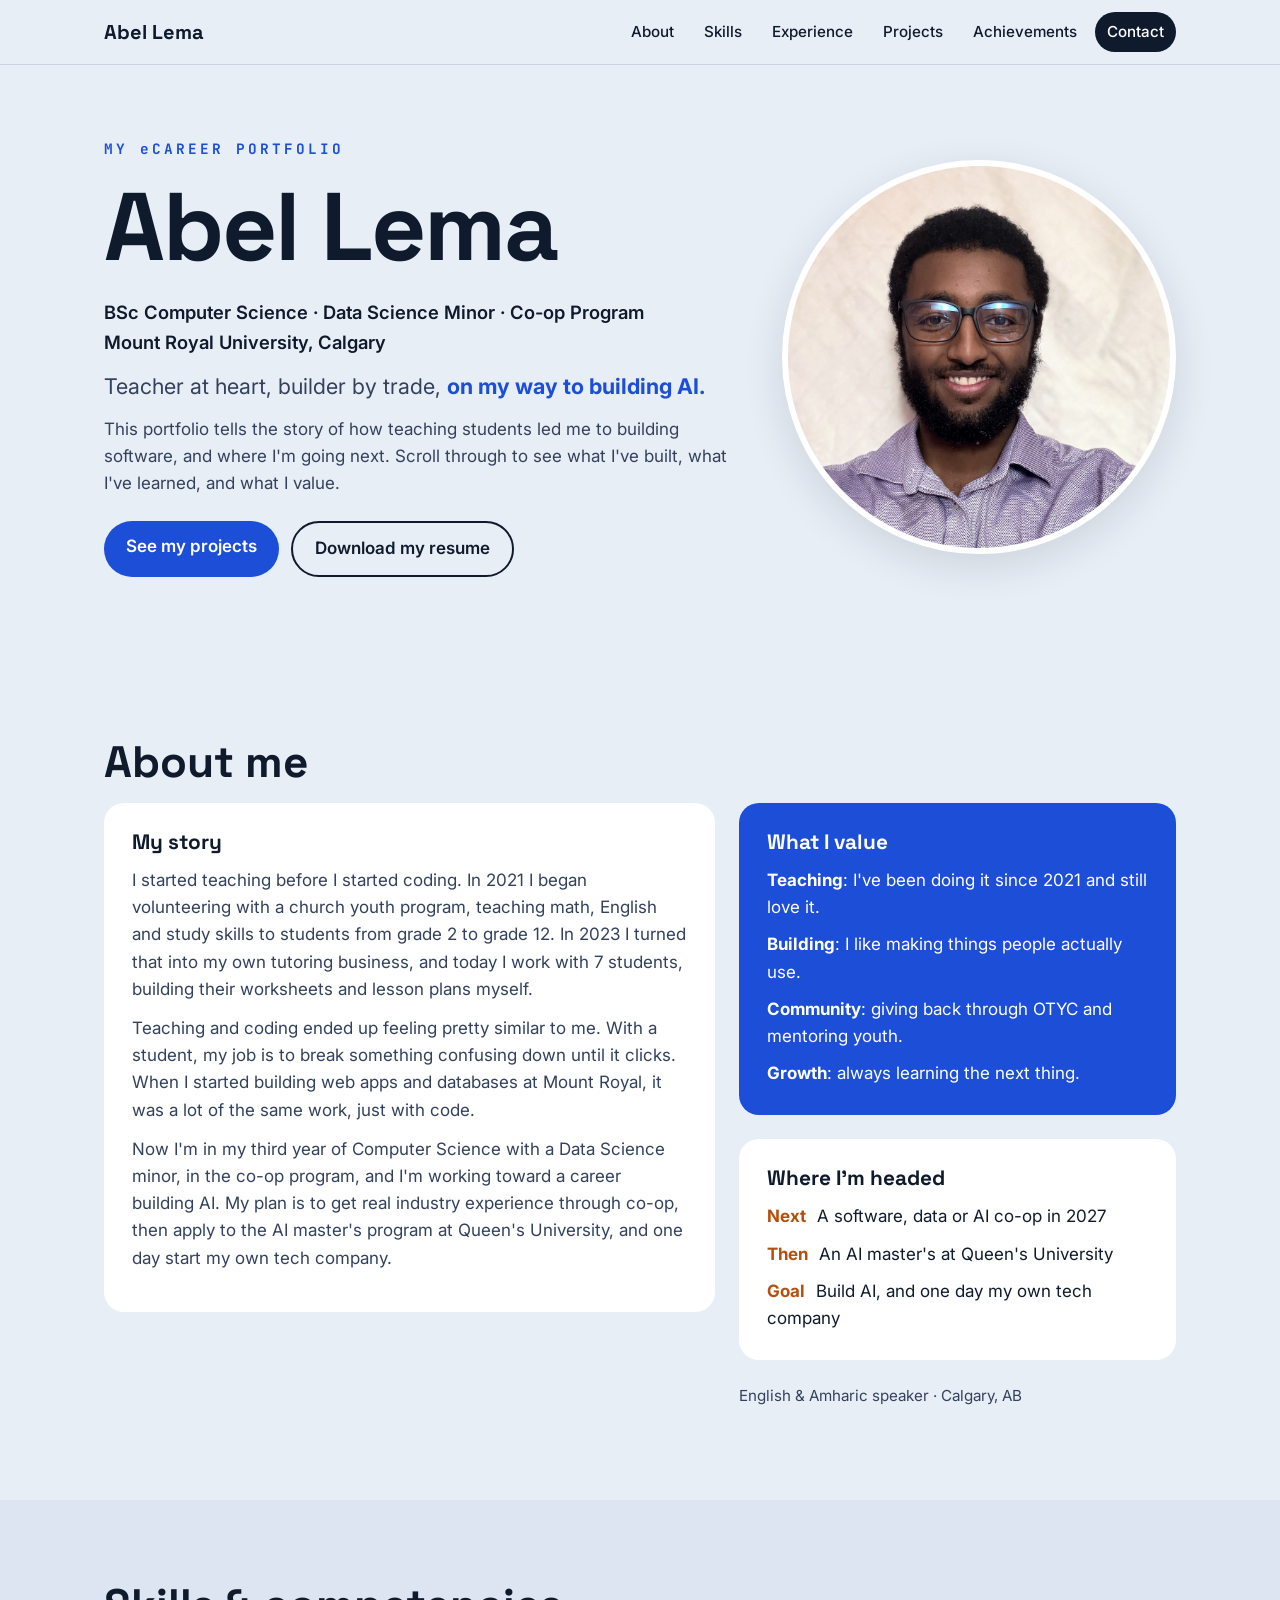
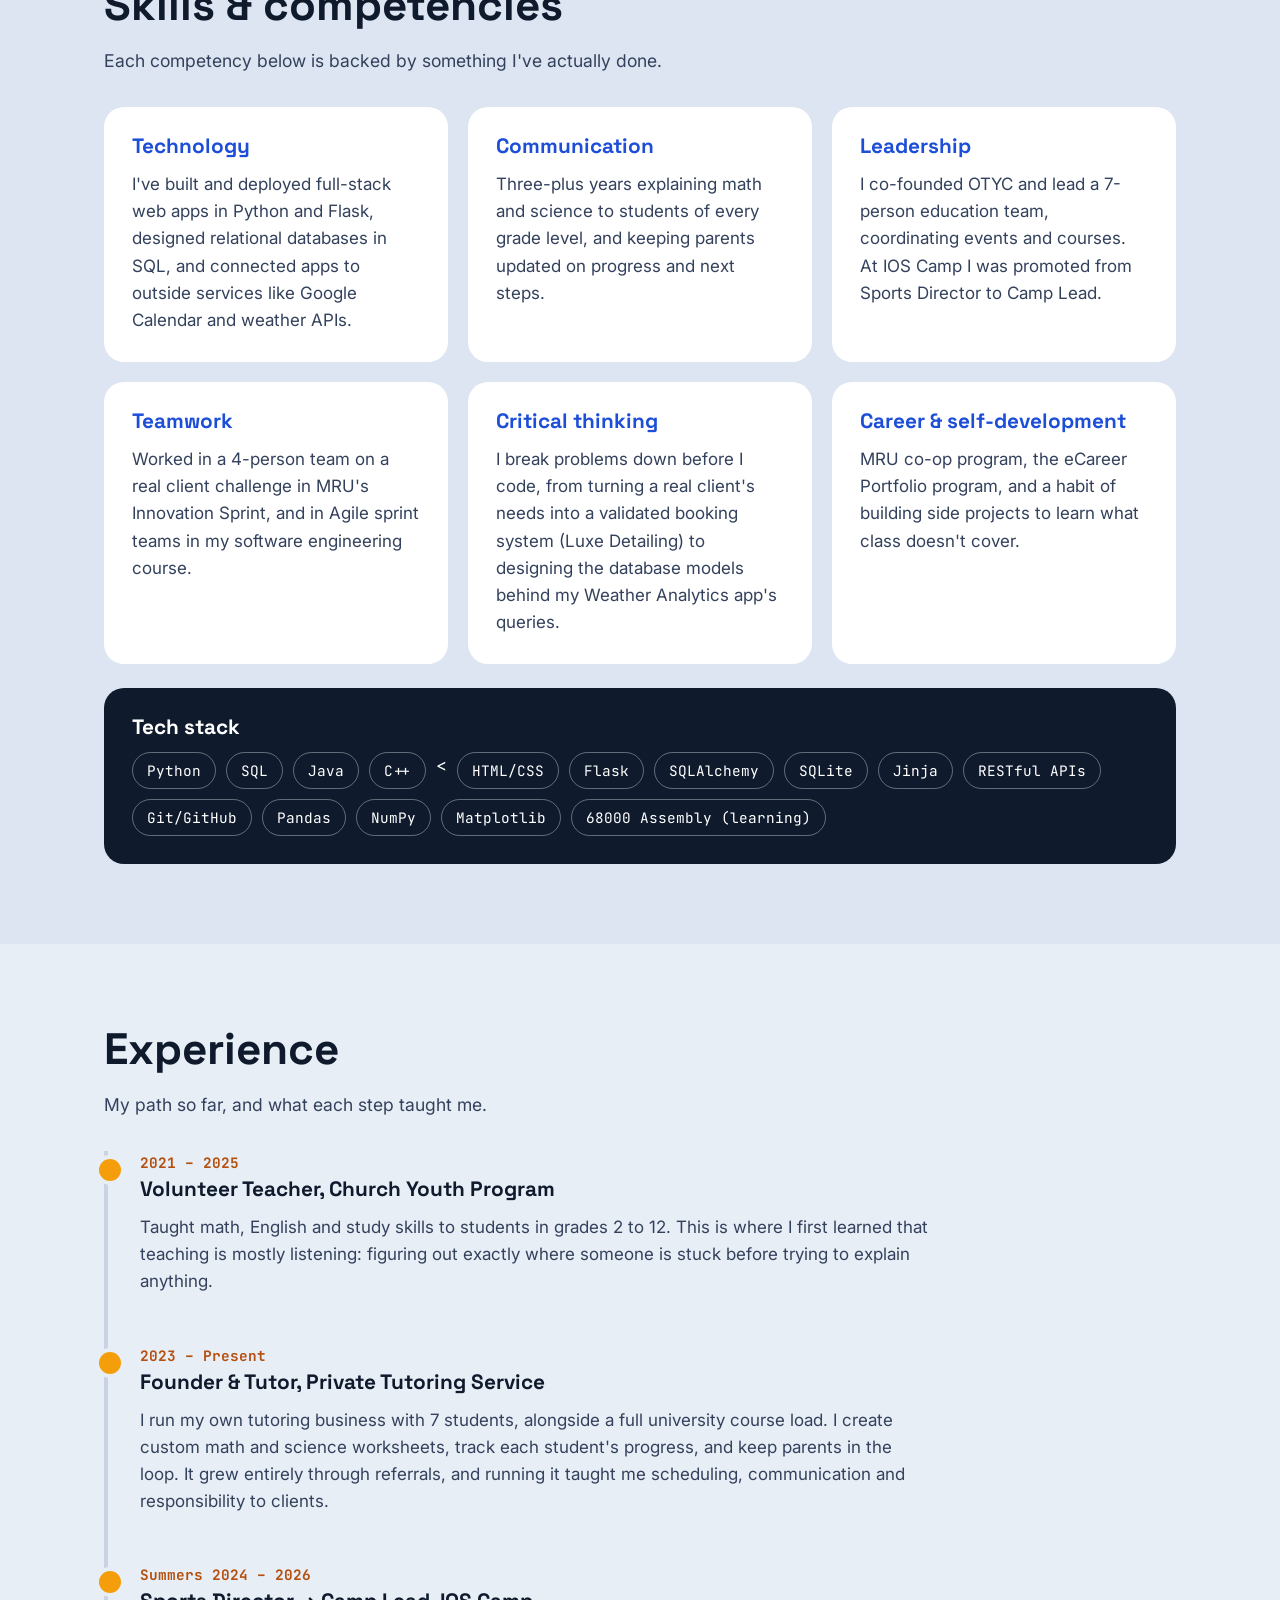
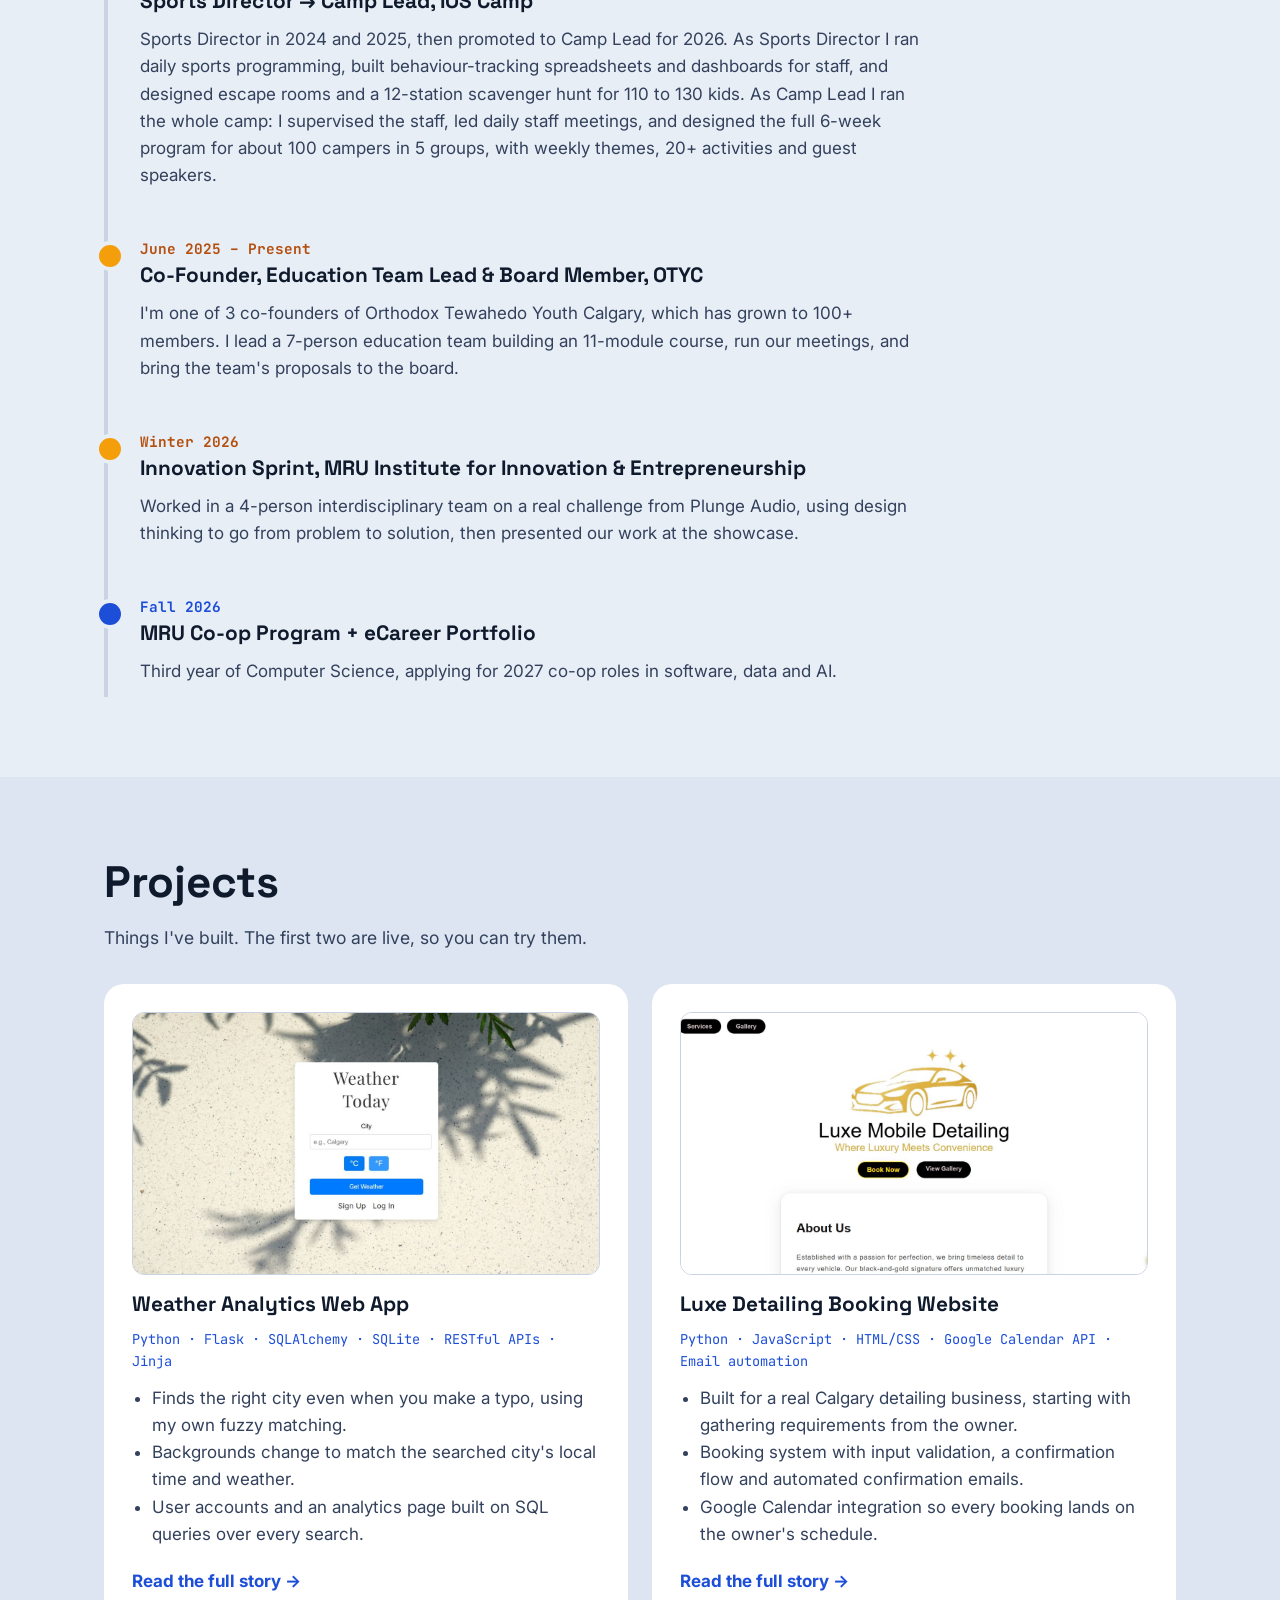
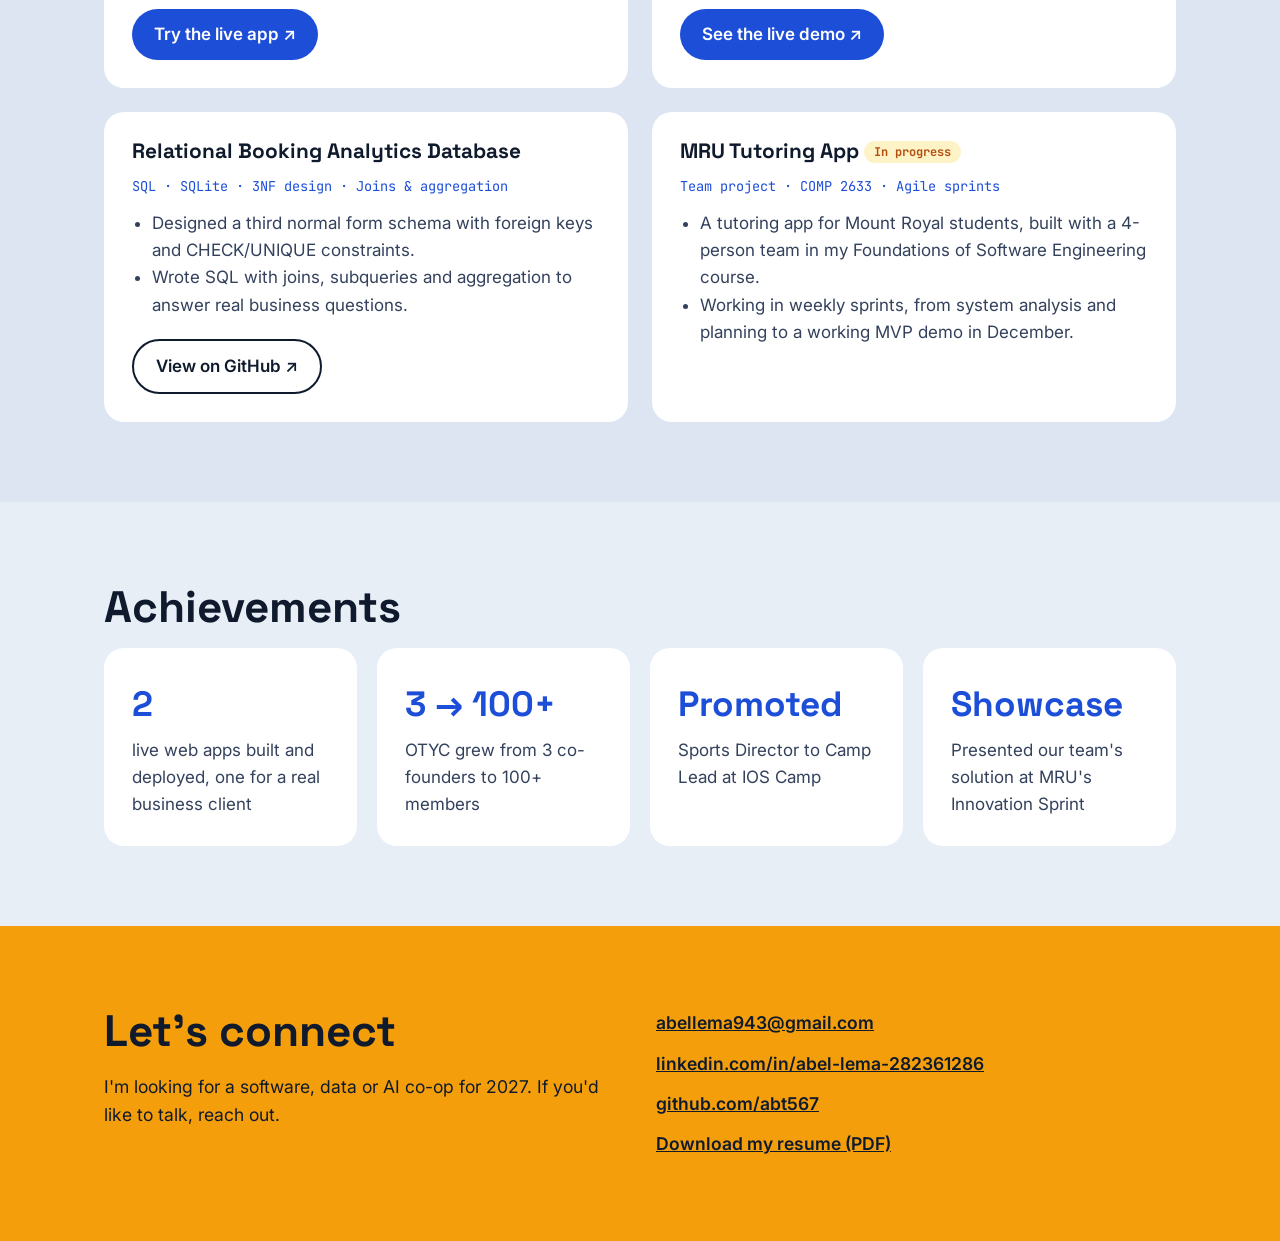
<file: index.html>
<!doctype html>
<html lang="en">
<head>
  <meta charset="utf-8">
  <meta name="viewport" content="width=device-width, initial-scale=1">
  <title>Abel Lema | eCareer Portfolio</title>
  <meta name="description" content="Abel Lema – Computer Science student at Mount Royal University. Teacher at heart, builder by trade, on my way to building AI.">
  <link rel="preconnect" href="https://fonts.googleapis.com">
  <link href="https://fonts.googleapis.com/css2?family=Space+Grotesk:wght@500;700&family=Inter:wght@400;500;600;700&family=JetBrains+Mono:wght@500;700&display=swap" rel="stylesheet">
  <link rel="stylesheet" href="style.css">
</head>
<body>

<header class="nav">
  <div class="wrap nav-inner">
    <a href="#home" class="logo">Abel Lema</a>
    <nav aria-label="Main">
      <a href="#about">About</a>
      <a href="#skills">Skills</a>
      <a href="#experience">Experience</a>
      <a href="#projects">Projects</a>
      <a href="#achievements">Achievements</a>
      <a href="#contact" class="nav-cta">Contact</a>
    </nav>
  </div>
</header>

<main>

  <!-- HOME -->
  <section id="home" class="hero">
    <div class="wrap hero-inner">
      <div class="hero-text">
        <p class="eyebrow">MY eCAREER PORTFOLIO</p>
        <h1>Abel Lema</h1>
        <p class="hero-sub">BSc Computer Science · Data Science Minor · Co-op Program<br>Mount Royal University, Calgary</p>
        <p class="hero-tag">Teacher at heart, builder by trade, <span>on my way to building AI.</span></p>
        <p class="hero-intro">This portfolio tells the story of how teaching students led me to building software, and where I'm going next. Scroll through to see what I've built, what I've learned, and what I value.</p>
        <div class="btn-row">
          <a class="btn btn-primary" href="#projects">See my projects</a>
          <a class="btn btn-ghost" href="resume.pdf" download>Download my resume</a>
        </div>
      </div>
      <div class="hero-photo">
        <img src="images/headshot.jpg" alt="Photo of Abel Lema" onerror="this.parentElement.classList.add('no-photo')">
        <span class="photo-fallback" aria-hidden="true">AL</span>
      </div>
    </div>
  </section>

  <!-- ABOUT -->
  <section id="about" class="section">
    <div class="wrap">
      <h2>About me</h2>
      <div class="about-grid">
        <div class="card about-story">
          <h3>My story</h3>
          <p>I started teaching before I started coding. In 2021 I began volunteering with a church youth program, teaching math, English and study skills to students from grade 2 to grade 12. In 2023 I turned that into my own tutoring business, and today I work with 7 students, building their worksheets and lesson plans myself.</p>
          <p>Teaching and coding ended up feeling pretty similar to me. With a student, my job is to break something confusing down until it clicks. When I started building web apps and databases at Mount Royal, it was a lot of the same work, just with code.</p>
          <p>Now I'm in my third year of Computer Science with a Data Science minor, in the co-op program, and I'm working toward a career building AI. My plan is to get real industry experience through co-op, then apply to the AI master's program at Queen's University, and one day start my own tech company.</p>
        </div>
        <div class="about-side">
          <div class="card card-blue">
            <h3>What I value</h3>
            <ul class="value-list">
              <li><strong>Teaching</strong>: I've been doing it since 2021 and still love it.</li>
              <li><strong>Building</strong>: I like making things people actually use.</li>
              <li><strong>Community</strong>: giving back through OTYC and mentoring youth.</li>
              <li><strong>Growth</strong>: always learning the next thing.</li>
            </ul>
          </div>
          <div class="card">
            <h3>Where I'm headed</h3>
            <ul class="goal-list">
              <li><span>Next</span> A software, data or AI co-op in 2027</li>
              <li><span>Then</span> An AI master's at Queen's University</li>
              <li><span>Goal</span> Build AI, and one day my own tech company</li>
            </ul>
          </div>
          <p class="small-note"> English &amp; Amharic speaker · Calgary, AB</p>
        </div>
      </div>
    </div>
  </section>

  <!-- SKILLS -->
  <section id="skills" class="section section-alt">
    <div class="wrap">
      <h2>Skills &amp; competencies</h2>
      <p class="lead">Each competency below is backed by something I've actually done.</p>
      <div class="comp-grid">
        <article class="card comp">
          <h3>Technology</h3>
          <p>I've built and deployed full-stack web apps in Python and Flask, designed relational databases in SQL, and connected apps to outside services like Google Calendar and weather APIs.</p>
        </article>
        <article class="card comp">
          <h3>Communication</h3>
          <p>Three-plus years explaining math and science to students of every grade level, and keeping parents updated on progress and next steps.</p>
        </article>
        <article class="card comp">
          <h3>Leadership</h3>
          <p>I co-founded OTYC and lead a 7-person education team, coordinating events and courses. At IOS Camp I was promoted from Sports Director to Camp Lead.</p>
        </article>
        <article class="card comp">
          <h3>Teamwork</h3>
          <p>Worked in a 4-person team on a real client challenge in MRU's Innovation Sprint, and in Agile sprint teams in my software engineering course.</p>
        </article>
        <article class="card comp">
          <h3>Critical thinking</h3>
          <p>I break problems down before I code, from turning a real client's needs into a validated booking system (Luxe Detailing) to designing the database models behind my Weather Analytics app's queries.</p>
        </article>
        <article class="card comp">
          <h3>Career &amp; self-development</h3>
          <p>MRU co-op program, the eCareer Portfolio program, and a habit of building side projects to learn what class doesn't cover.</p>
        </article>
      </div>
      <div class="card card-dark stack">
        <h3>Tech stack</h3>
        <ul class="chips">
          <li>Python</li><li>SQL</li><li>Java</li><li>C++</li><<li>HTML/CSS</li>
          <li>Flask</li><li>SQLAlchemy</li><li>SQLite</li><li>Jinja</li><li>RESTful APIs</li><li>Git/GitHub</li>
          <li>Pandas</li><li>NumPy</li><li>Matplotlib</li><li>68000 Assembly (learning)</li>
        </ul>
      </div>
    </div>
  </section>

  <!-- EXPERIENCE -->
  <section id="experience" class="section">
    <div class="wrap">
      <h2>Experience</h2>
      <p class="lead">My path so far, and what each step taught me.</p>
      <ol class="timeline">
        <li>
          <p class="t-date">2021 – 2025</p>
          <h3>Volunteer Teacher, Church Youth Program</h3>
          <p>Taught math, English and study skills to students in grades 2 to 12. This is where I first learned that teaching is mostly listening: figuring out exactly where someone is stuck before trying to explain anything.</p>
        </li>
        <li>
          <p class="t-date">2023 – Present</p>
          <h3>Founder &amp; Tutor, Private Tutoring Service</h3>
          <p>I run my own tutoring business with 7 students, alongside a full university course load. I create custom math and science worksheets, track each student's progress, and keep parents in the loop. It grew entirely through referrals, and running it taught me scheduling, communication and responsibility to clients.</p>
        </li>
        <li>
          <p class="t-date">Summers 2024 – 2026</p>
          <h3>Sports Director → Camp Lead, IOS Camp</h3>
          <p>Sports Director in 2024 and 2025, then promoted to Camp Lead for 2026. As Sports Director I ran daily sports programming, built behaviour-tracking spreadsheets and dashboards for staff, and designed escape rooms and a 12-station scavenger hunt for 110 to 130 kids. As Camp Lead I ran the whole camp: I supervised the staff, led daily staff meetings, and designed the full 6-week program for about 100 campers in 5 groups, with weekly themes, 20+ activities and guest speakers.</p>
        </li>
        <li>
          <p class="t-date">June 2025 – Present</p>
          <h3>Co-Founder, Education Team Lead &amp; Board Member, OTYC</h3>
          <p>I'm one of 3 co-founders of Orthodox Tewahedo Youth Calgary, which has grown to 100+ members. I lead a 7-person education team building an 11-module course, run our meetings, and bring the team's proposals to the board.</p>
        </li>
        <li>
          <p class="t-date">Winter 2026</p>
          <h3>Innovation Sprint, MRU Institute for Innovation &amp; Entrepreneurship</h3>
          <p>Worked in a 4-person interdisciplinary team on a real challenge from Plunge Audio, using design thinking to go from problem to solution, then presented our work at the showcase.</p>
        </li>
        <li class="t-now">
          <p class="t-date">Fall 2026</p>
          <h3>MRU Co-op Program + eCareer Portfolio</h3>
          <p>Third year of Computer Science, applying for 2027 co-op roles in software, data and AI.</p>
        </li>
      </ol>
    </div>
  </section>

  <!-- PROJECTS -->
  <section id="projects" class="section section-alt">
    <div class="wrap">
      <h2>Projects</h2>
      <p class="lead">Things I've built. The first two are live, so you can try them.</p>
      <div class="proj-grid">
        <article class="card proj">
          <img src="images/weather/search.jpg" alt="Screenshot of the Weather Analytics Web App" class="proj-img" onerror="this.remove()">
          <h3>Weather Analytics Web App</h3>
          <p class="tags">Python · Flask · SQLAlchemy · SQLite · RESTful APIs · Jinja</p>
          <ul>
            <li>Finds the right city even when you make a typo, using my own fuzzy matching.</li>
            <li>Backgrounds change to match the searched city's local time and weather.</li>
            <li>User accounts and an analytics page built on SQL queries over every search.</li>
          </ul>
          <a class="read-story" href="weather.html">Read the full story →</a>
          <a class="btn btn-primary" href="https://portfolio-2-a396.onrender.com/" target="_blank" rel="noopener">Try the live app ↗</a>
        </article>
        <article class="card proj">
          <img src="images/luxe/home.jpg" alt="Screenshot of the Luxe Detailing booking website" class="proj-img" onerror="this.remove()">
          <h3>Luxe Detailing Booking Website</h3>
          <p class="tags">Python · JavaScript · HTML/CSS · Google Calendar API · Email automation</p>
          <ul>
            <li>Built for a real Calgary detailing business, starting with gathering requirements from the owner.</li>
            <li>Booking system with input validation, a confirmation flow and automated confirmation emails.</li>
            <li>Google Calendar integration so every booking lands on the owner's schedule.</li>
          </ul>
          <a class="read-story" href="luxe.html">Read the full story →</a>
          <a class="btn btn-primary" href="https://luxe-detailing-demo.onrender.com/" target="_blank" rel="noopener">See the live demo ↗</a>
        </article>
        <article class="card proj">
          <h3>Relational Booking Analytics Database</h3>
          <p class="tags">SQL · SQLite · 3NF design · Joins &amp; aggregation</p>
          <ul>
            <li>Designed a third normal form schema with foreign keys and CHECK/UNIQUE constraints.</li>
            <li>Wrote SQL with joins, subqueries and aggregation to answer real business questions.</li>
          </ul>
          <a class="btn btn-ghost" href="https://github.com/Abt567/Relational-Booking-Analytics-Database" target="_blank" rel="noopener">View on GitHub ↗</a>
        </article>
        <article class="card proj">
          <h3>MRU Tutoring App <span class="badge">In progress</span></h3>
          <p class="tags">Team project · COMP 2633 · Agile sprints</p>
          <ul>
            <li>A tutoring app for Mount Royal students, built with a 4-person team in my Foundations of Software Engineering course.</li>
            <li>Working in weekly sprints, from system analysis and planning to a working MVP demo in December.</li>
          </ul>
        </article>
      </div>
    </div>
  </section>

  <!-- ACHIEVEMENTS -->
  <section id="achievements" class="section">
    <div class="wrap">
      <h2>Achievements</h2>
      <div class="ach-grid">
        <div class="card ach"><p class="ach-big">2</p><p>live web apps built and deployed, one for a real business client</p></div>
        <div class="card ach"><p class="ach-big">3 → 100+</p><p>OTYC grew from 3 co-founders to 100+ members</p></div>
        <div class="card ach"><p class="ach-big">Promoted</p><p>Sports Director to Camp Lead at IOS Camp</p></div>
        <div class="card ach"><p class="ach-big">Showcase</p><p>Presented our team's solution at MRU's Innovation Sprint</p></div>
      </div>
    </div>
  </section>

  <!-- CONTACT -->
  <section id="contact" class="section contact">
    <div class="wrap contact-inner">
      <div>
        <h2>Let's connect</h2>
        <p class="lead">I'm looking for a software, data or AI co-op for 2027. If you'd like to talk, reach out.</p>
      </div>
      <ul class="contact-list">
        <li><a href="mailto:abellema943@gmail.com">abellema943@gmail.com</a></li>
        <li><a href="https://www.linkedin.com/in/abel-lema-282361286/" target="_blank" rel="noopener">linkedin.com/in/abel-lema-282361286</a></li>
        <li><a href="https://github.com/abt567" target="_blank" rel="noopener">github.com/abt567</a></li>
        <li><a href="resume.pdf" download>Download my resume (PDF)</a></li>
      </ul>
    </div>
  </section>

</main>


</body>
</html>
</file>
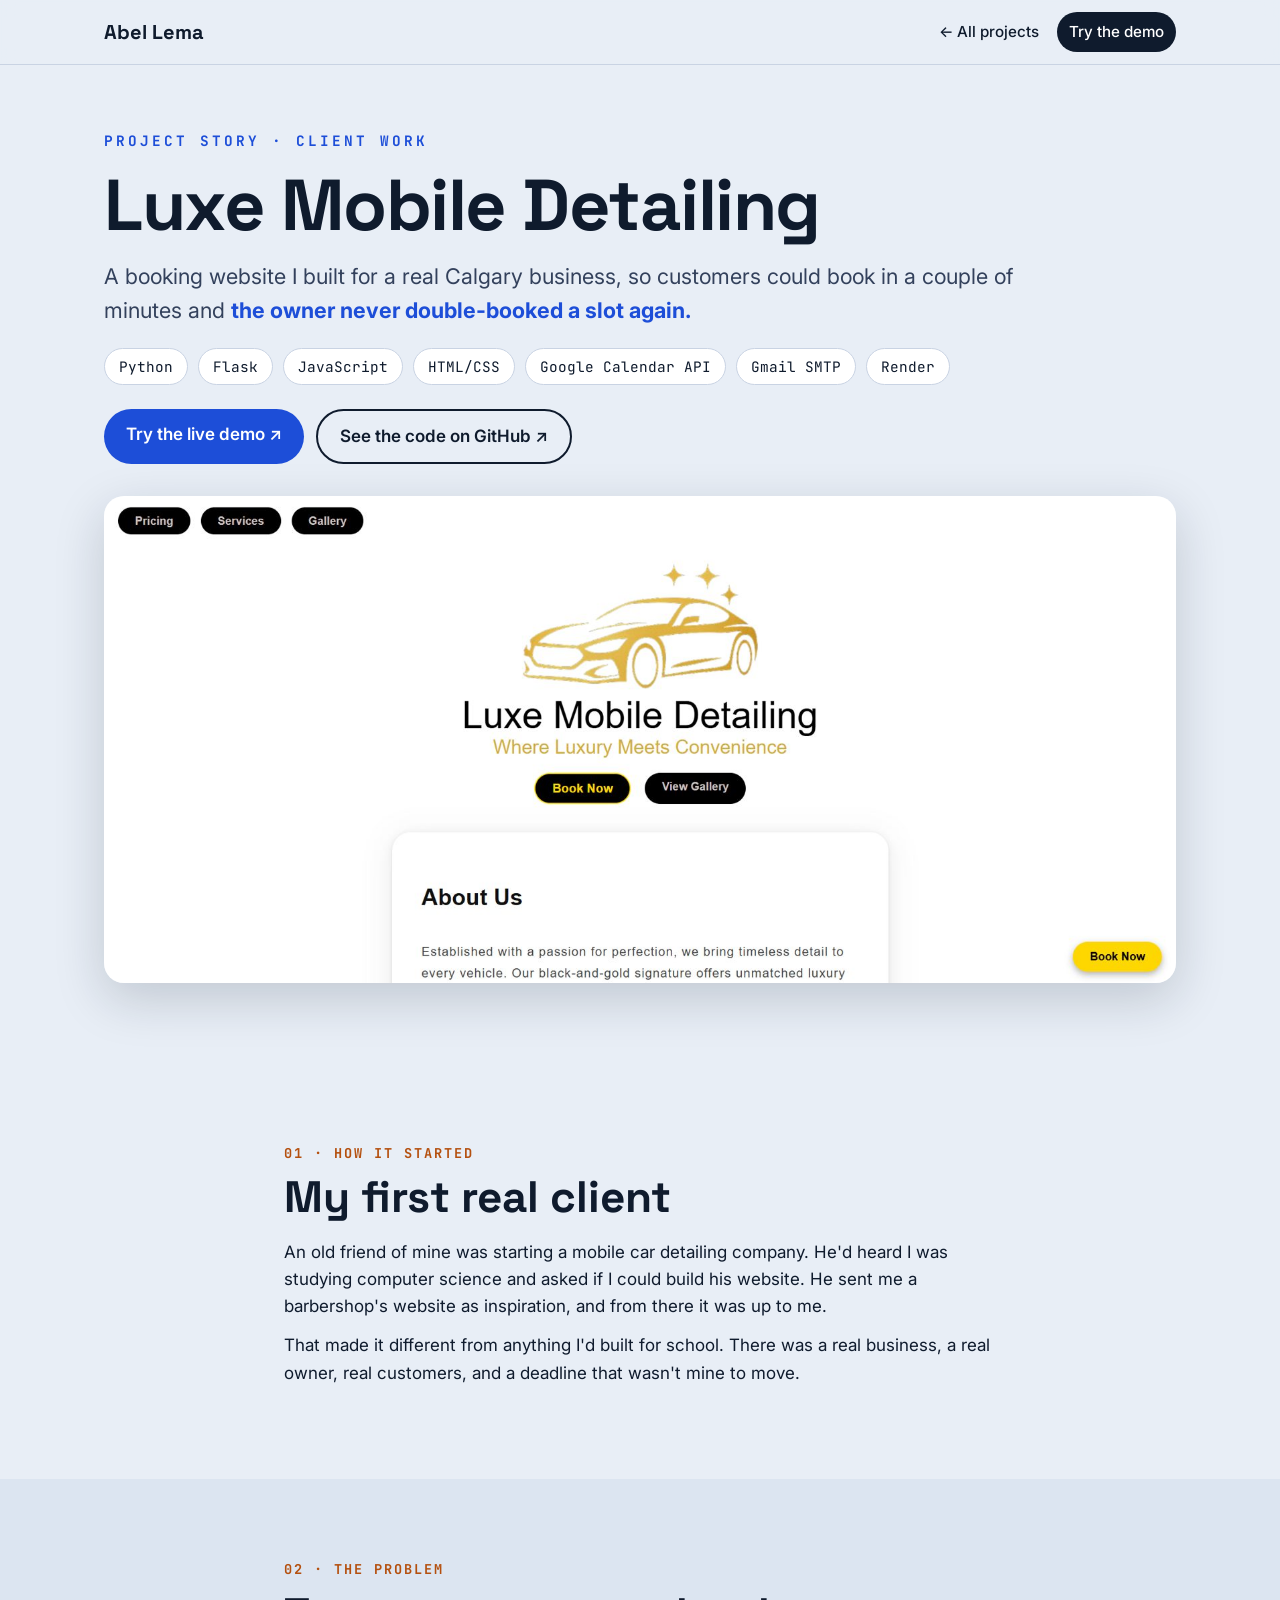
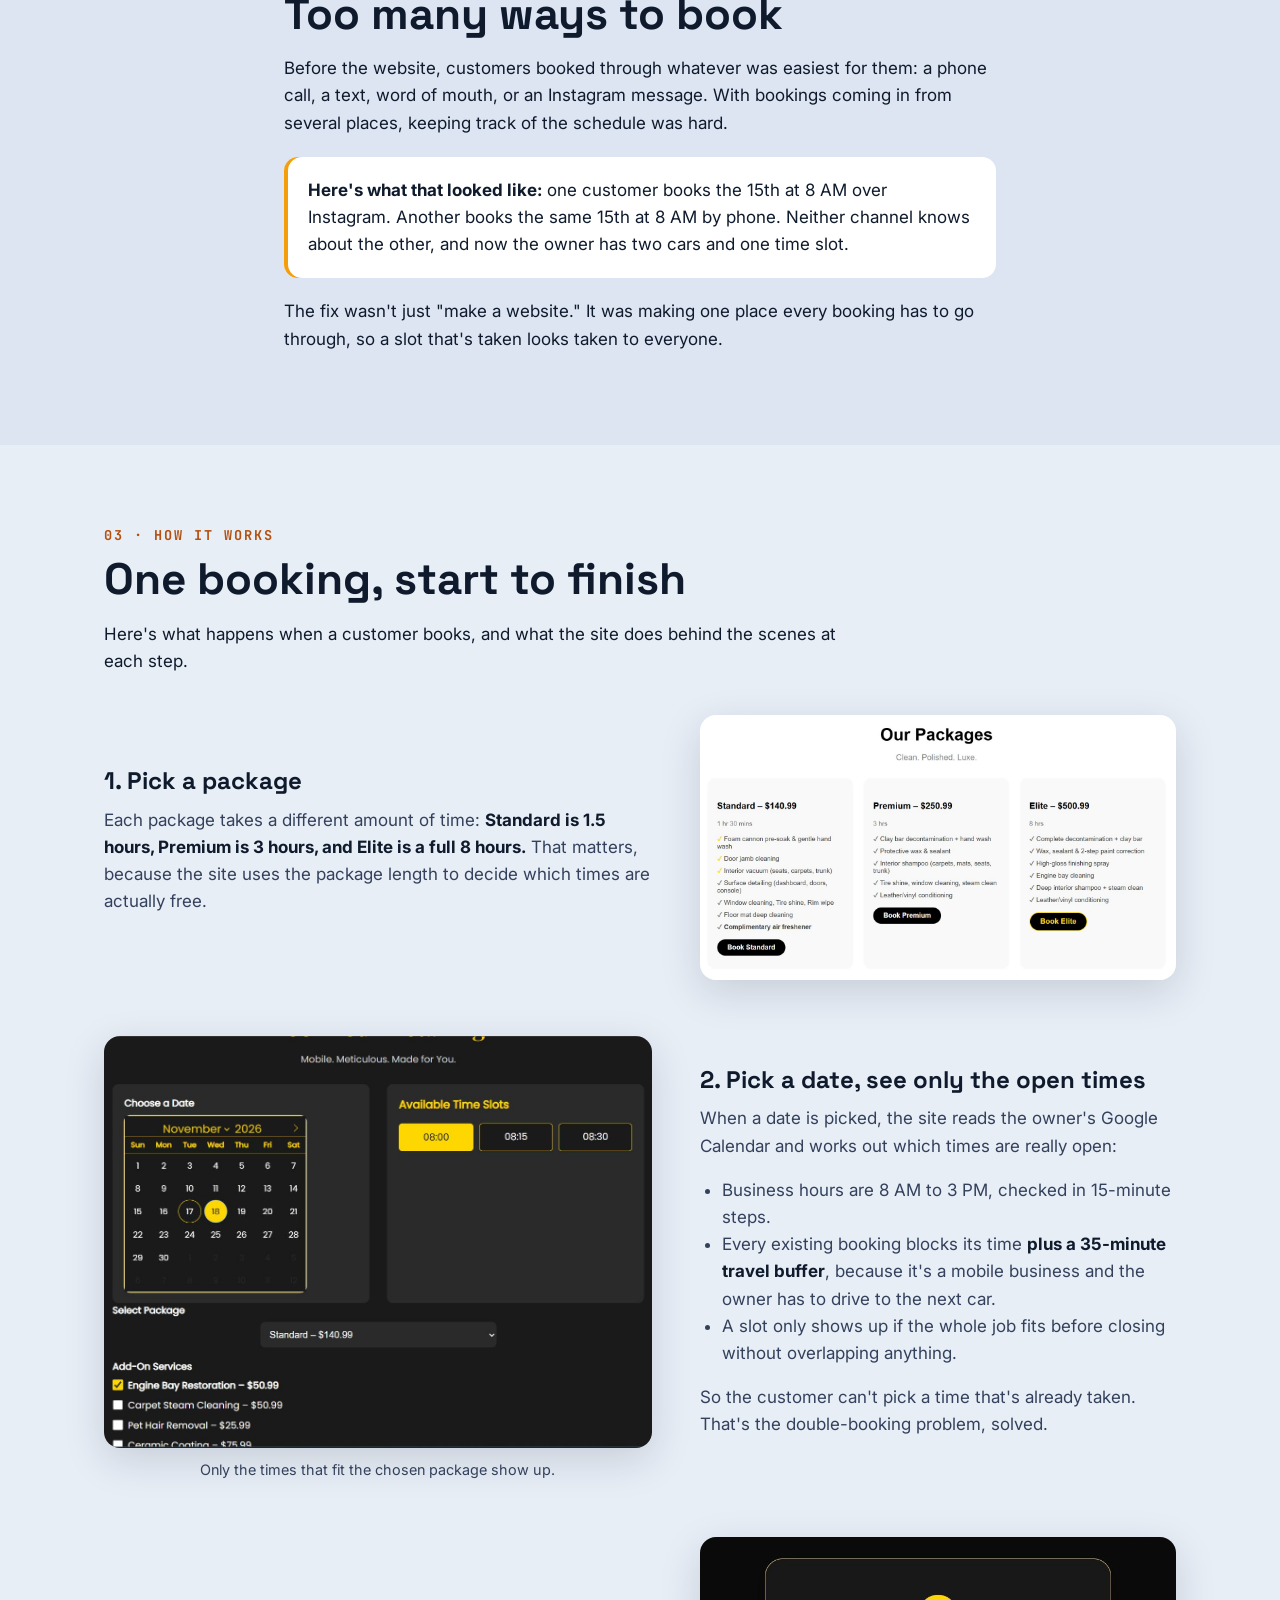
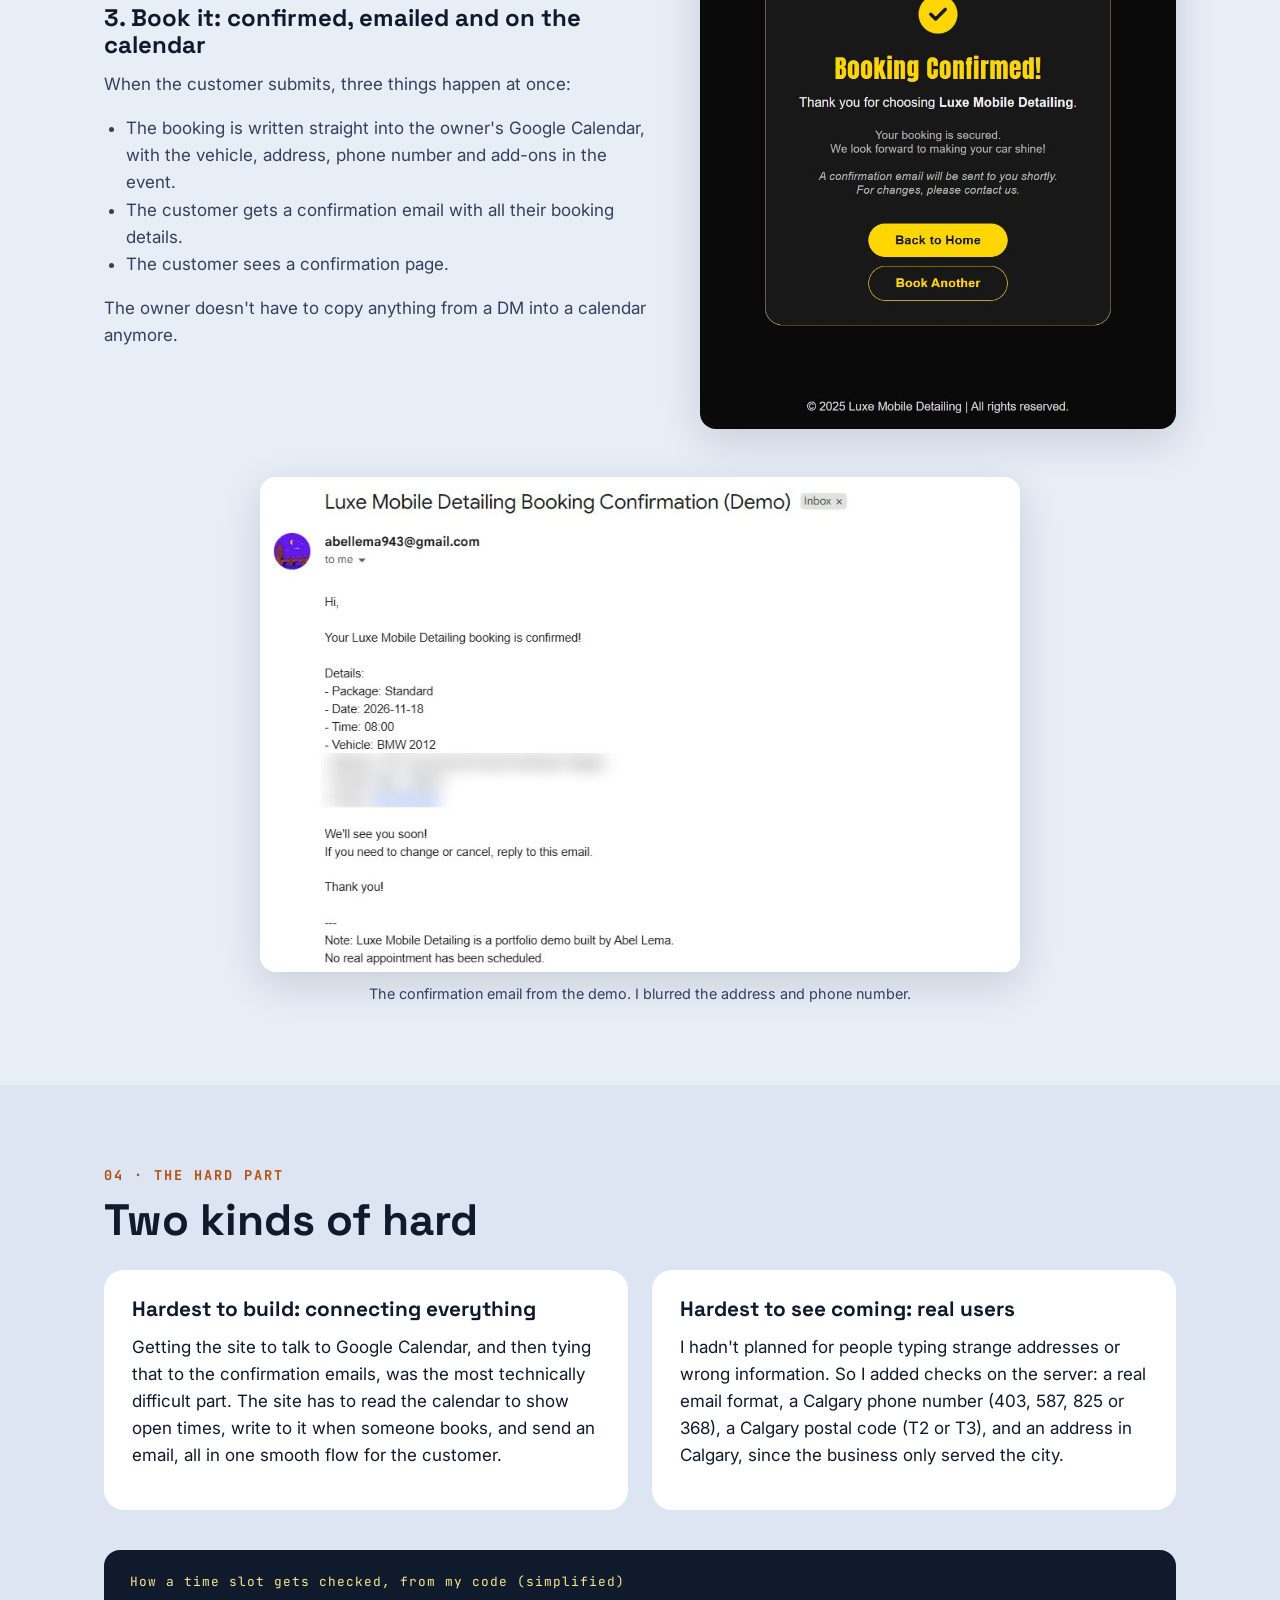
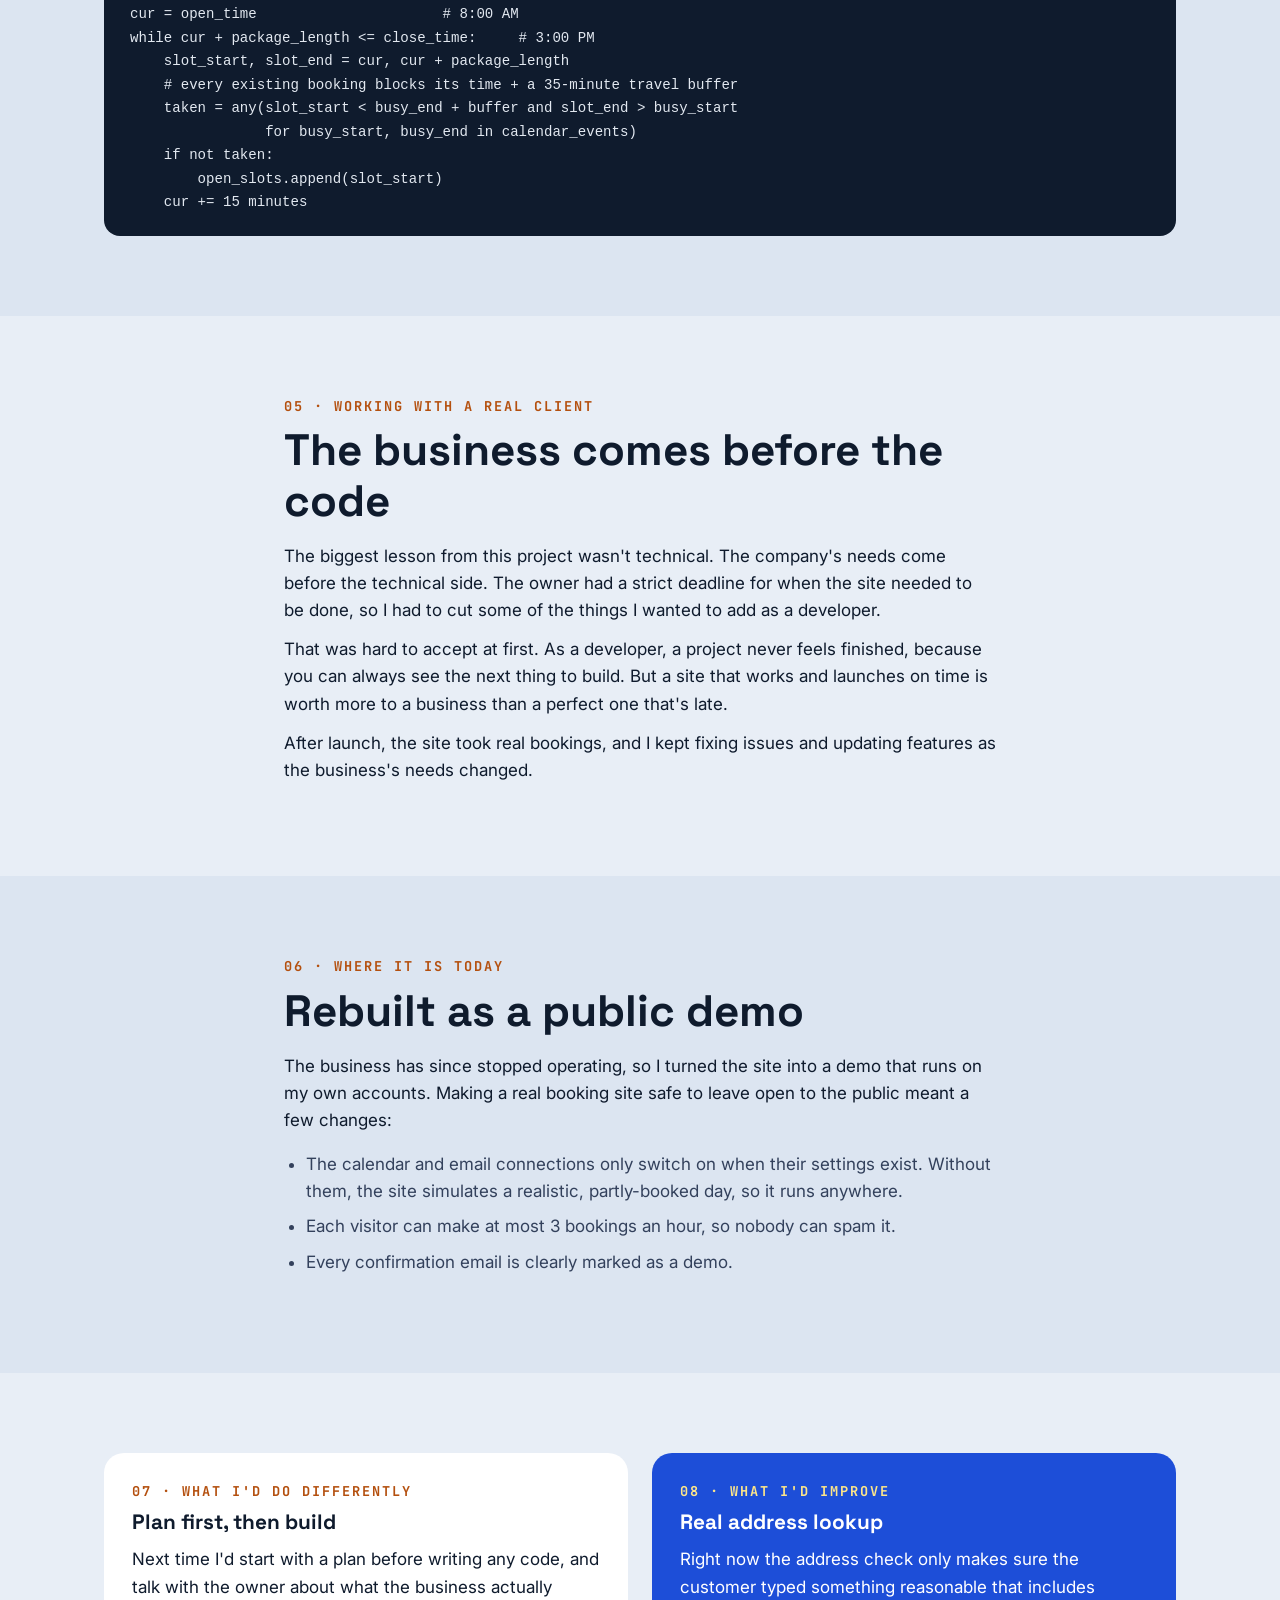
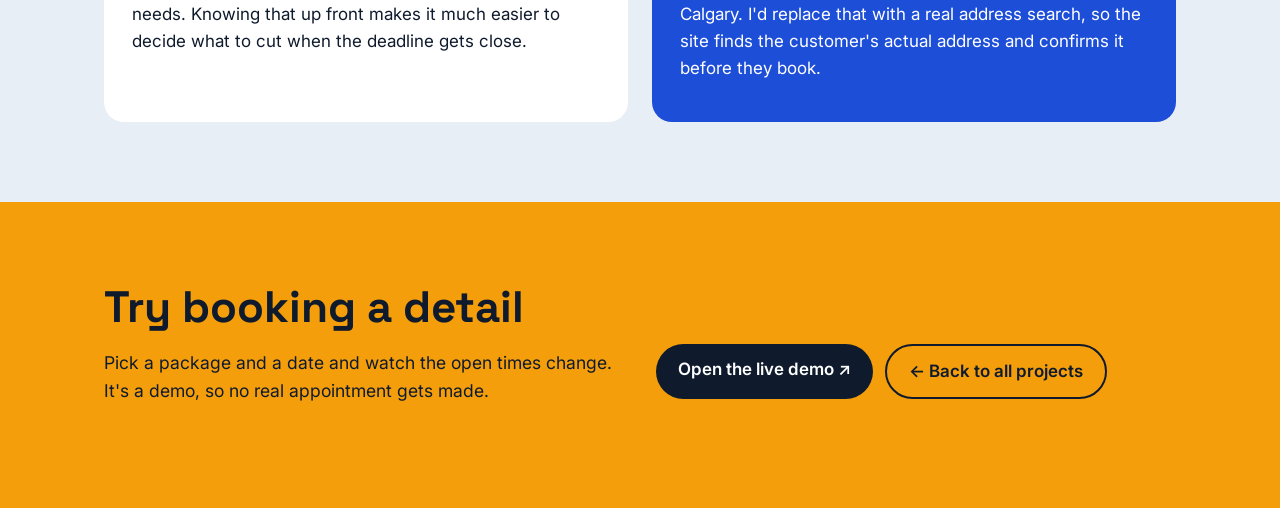
<file: luxe.html>
<!doctype html>
<html lang="en">
<head>
  <meta charset="utf-8">
  <meta name="viewport" content="width=device-width, initial-scale=1">
  <title>Luxe Mobile Detailing | Abel Lema</title>
  <meta name="description" content="The story behind the Luxe Mobile Detailing booking website: a real Calgary client, a double-booking problem, and a Flask site connected to Google Calendar and email.">
  <link rel="preconnect" href="https://fonts.googleapis.com">
  <link href="https://fonts.googleapis.com/css2?family=Space+Grotesk:wght@500;700&family=Inter:wght@400;500;600;700&family=JetBrains+Mono:wght@500;700&display=swap" rel="stylesheet">
  <link rel="stylesheet" href="style.css">
</head>
<body>

<header class="nav">
  <div class="wrap nav-inner">
    <a href="index.html" class="logo">Abel Lema</a>
    <nav aria-label="Main">
      <a href="index.html#projects">← All projects</a>
      <a href="https://luxe-detailing-demo.onrender.com/" class="nav-cta" target="_blank" rel="noopener">Try the demo</a>
    </nav>
  </div>
</header>

<main>

  <!-- INTRO -->
  <section class="section case-hero">
    <div class="wrap">
      <p class="eyebrow">PROJECT STORY · CLIENT WORK</p>
      <h1>Luxe Mobile Detailing</h1>
      <p class="case-lead">A booking website I built for a real Calgary business, so customers could book in a couple of minutes and <strong>the owner never double-booked a slot again.</strong></p>
      <ul class="chips chips-light">
        <li>Python</li><li>Flask</li><li>JavaScript</li><li>HTML/CSS</li><li>Google Calendar API</li><li>Gmail SMTP</li><li>Render</li>
      </ul>
      <div class="btn-row">
        <a class="btn btn-primary" href="https://luxe-detailing-demo.onrender.com/" target="_blank" rel="noopener">Try the live demo ↗</a>
        <a class="btn btn-ghost" href="https://github.com/Abt567/luxe-detailing-demo" target="_blank" rel="noopener">See the code on GitHub ↗</a>
      </div>
      <img class="case-shot" src="images/luxe/home.jpg" alt="The Luxe Mobile Detailing homepage with a gold car logo, Book Now and View Gallery buttons">
    </div>
  </section>

  <!-- 1. HOW IT STARTED -->
  <section class="section">
    <div class="wrap narrow">
      <p class="step-num">01 · HOW IT STARTED</p>
      <h2>My first real client</h2>
      <p>An old friend of mine was starting a mobile car detailing company. He'd heard I was studying computer science and asked if I could build his website. He sent me a barbershop's website as inspiration, and from there it was up to me.</p>
      <p>That made it different from anything I'd built for school. There was a real business, a real owner, real customers, and a deadline that wasn't mine to move.</p>
    </div>
  </section>

  <!-- 2. THE PROBLEM -->
  <section class="section section-alt">
    <div class="wrap narrow">
      <p class="step-num">02 · THE PROBLEM</p>
      <h2>Too many ways to book</h2>
      <p>Before the website, customers booked through whatever was easiest for them: a phone call, a text, word of mouth, or an Instagram message. With bookings coming in from several places, keeping track of the schedule was hard.</p>
      <div class="callout">
        <strong>Here's what that looked like:</strong> one customer books the 15th at 8 AM over Instagram. Another books the same 15th at 8 AM by phone. Neither channel knows about the other, and now the owner has two cars and one time slot.
      </div>
      <p style="margin-top:20px">The fix wasn't just "make a website." It was making one place every booking has to go through, so a slot that's taken looks taken to everyone.</p>
    </div>
  </section>

  <!-- 3. THE SOLUTION, STEP BY STEP -->
  <section class="section">
    <div class="wrap">
      <div class="narrow">
        <p class="step-num">03 · HOW IT WORKS</p>
        <h2>One booking, start to finish</h2>
        <p>Here's what happens when a customer books, and what the site does behind the scenes at each step.</p>
      </div>

      <div class="story-row" style="margin-top:40px">
        <div class="story-text">
          <h3>1. Pick a package</h3>
          <p>Each package takes a different amount of time: <strong>Standard is 1.5 hours, Premium is 3 hours, and Elite is a full 8 hours.</strong> That matters, because the site uses the package length to decide which times are actually free.</p>
        </div>
        <figure class="story-img">
          <img src="images/luxe/packages.jpg" alt="Three detailing packages: Standard $140.99 for 1.5 hours, Premium $250.99 for 3 hours, Elite $500.99 for 8 hours">
        </figure>
      </div>

      <div class="story-row flip" style="margin-top:56px">
        <div class="story-text">
          <h3>2. Pick a date, see only the open times</h3>
          <p>When a date is picked, the site reads the owner's Google Calendar and works out which times are really open:</p>
          <ul>
            <li>Business hours are 8 AM to 3 PM, checked in 15-minute steps.</li>
            <li>Every existing booking blocks its time <strong>plus a 35-minute travel buffer</strong>, because it's a mobile business and the owner has to drive to the next car.</li>
            <li>A slot only shows up if the whole job fits before closing without overlapping anything.</li>
          </ul>
          <p>So the customer can't pick a time that's already taken. That's the double-booking problem, solved.</p>
        </div>
        <figure class="story-img">
          <img src="images/luxe/booking.jpg" alt="Booking page with a calendar where November 18 is selected and three open time slots: 8:00, 8:15 and 8:30">
          <figcaption>Only the times that fit the chosen package show up.</figcaption>
        </figure>
      </div>

      <div class="story-row" style="margin-top:56px">
        <div class="story-text">
          <h3>3. Book it: confirmed, emailed and on the calendar</h3>
          <p>When the customer submits, three things happen at once:</p>
          <ul>
            <li>The booking is written straight into the owner's Google Calendar, with the vehicle, address, phone number and add-ons in the event.</li>
            <li>The customer gets a confirmation email with all their booking details.</li>
            <li>The customer sees a confirmation page.</li>
          </ul>
          <p>The owner doesn't have to copy anything from a DM into a calendar anymore.</p>
        </div>
        <figure class="story-img">
          <img src="images/luxe/confirmed.jpg" alt="Booking Confirmed page thanking the customer for choosing Luxe Mobile Detailing">
        </figure>
      </div>

      <figure class="story-img email-shot">
        <img src="images/luxe/email.jpg" alt="Confirmation email listing the package, date, time and vehicle for the booking">
        <figcaption>The confirmation email from the demo. I blurred the address and phone number.</figcaption>
      </figure>
    </div>
  </section>

  <!-- 4. THE HARD PART -->
  <section class="section section-alt">
    <div class="wrap">
      <div class="narrow">
        <p class="step-num">04 · THE HARD PART</p>
        <h2>Two kinds of hard</h2>
      </div>
      <div class="two-col" style="margin-top:24px">
        <div class="card">
          <h3>Hardest to build: connecting everything</h3>
          <p>Getting the site to talk to Google Calendar, and then tying that to the confirmation emails, was the most technically difficult part. The site has to read the calendar to show open times, write to it when someone books, and send an email, all in one smooth flow for the customer.</p>
        </div>
        <div class="card">
          <h3>Hardest to see coming: real users</h3>
          <p>I hadn't planned for people typing strange addresses or wrong information. So I added checks on the server: a real email format, a Calgary phone number (403, 587, 825 or 368), a Calgary postal code (T2 or T3), and an address in Calgary, since the business only served the city.</p>
        </div>
      </div>
      <div class="code-card">
        <p class="code-title">How a time slot gets checked, from my code (simplified)</p>
<pre><code>cur = open_time                      # 8:00 AM
while cur + package_length &lt;= close_time:     # 3:00 PM
    slot_start, slot_end = cur, cur + package_length
    # every existing booking blocks its time + a 35-minute travel buffer
    taken = any(slot_start &lt; busy_end + buffer and slot_end &gt; busy_start
                for busy_start, busy_end in calendar_events)
    if not taken:
        open_slots.append(slot_start)
    cur += 15 minutes</code></pre>
      </div>
    </div>
  </section>

  <!-- 5. WORKING WITH A CLIENT -->
  <section class="section">
    <div class="wrap narrow">
      <p class="step-num">05 · WORKING WITH A REAL CLIENT</p>
      <h2>The business comes before the code</h2>
      <p>The biggest lesson from this project wasn't technical. The company's needs come before the technical side. The owner had a strict deadline for when the site needed to be done, so I had to cut some of the things I wanted to add as a developer.</p>
      <p>That was hard to accept at first. As a developer, a project never feels finished, because you can always see the next thing to build. But a site that works and launches on time is worth more to a business than a perfect one that's late.</p>
      <p>After launch, the site took real bookings, and I kept fixing issues and updating features as the business's needs changed.</p>
    </div>
  </section>

  <!-- 6. TODAY -->
  <section class="section section-alt">
    <div class="wrap narrow">
      <p class="step-num">06 · WHERE IT IS TODAY</p>
      <h2>Rebuilt as a public demo</h2>
      <p>The business has since stopped operating, so I turned the site into a demo that runs on my own accounts. Making a real booking site safe to leave open to the public meant a few changes:</p>
      <ul class="plain-list">
        <li>The calendar and email connections only switch on when their settings exist. Without them, the site simulates a realistic, partly-booked day, so it runs anywhere.</li>
        <li>Each visitor can make at most 3 bookings an hour, so nobody can spam it.</li>
        <li>Every confirmation email is clearly marked as a demo.</li>
      </ul>
    </div>
  </section>

  <!-- 7. LEARNED + NEXT -->
  <section class="section">
    <div class="wrap two-col">
      <div class="card">
        <p class="step-num">07 · WHAT I'D DO DIFFERENTLY</p>
        <h3>Plan first, then build</h3>
        <p>Next time I'd start with a plan before writing any code, and talk with the owner about what the business actually needs. Knowing that up front makes it much easier to decide what to cut when the deadline gets close.</p>
      </div>
      <div class="card card-blue">
        <p class="step-num step-num-light">08 · WHAT I'D IMPROVE</p>
        <h3>Real address lookup</h3>
        <p>Right now the address check only makes sure the customer typed something reasonable that includes Calgary. I'd replace that with a real address search, so the site finds the customer's actual address and confirms it before they book.</p>
      </div>
    </div>
  </section>

  <!-- CTA -->
  <section class="section contact">
    <div class="wrap contact-inner">
      <div>
        <h2>Try booking a detail</h2>
        <p class="lead">Pick a package and a date and watch the open times change. It's a demo, so no real appointment gets made.</p>
      </div>
      <div class="btn-row">
        <a class="btn btn-dark" href="https://luxe-detailing-demo.onrender.com/" target="_blank" rel="noopener">Open the live demo ↗</a>
        <a class="btn btn-ghost" href="index.html#projects">← Back to all projects</a>
      </div>
    </div>
  </section>

</main>



</body>
</html>
</file>
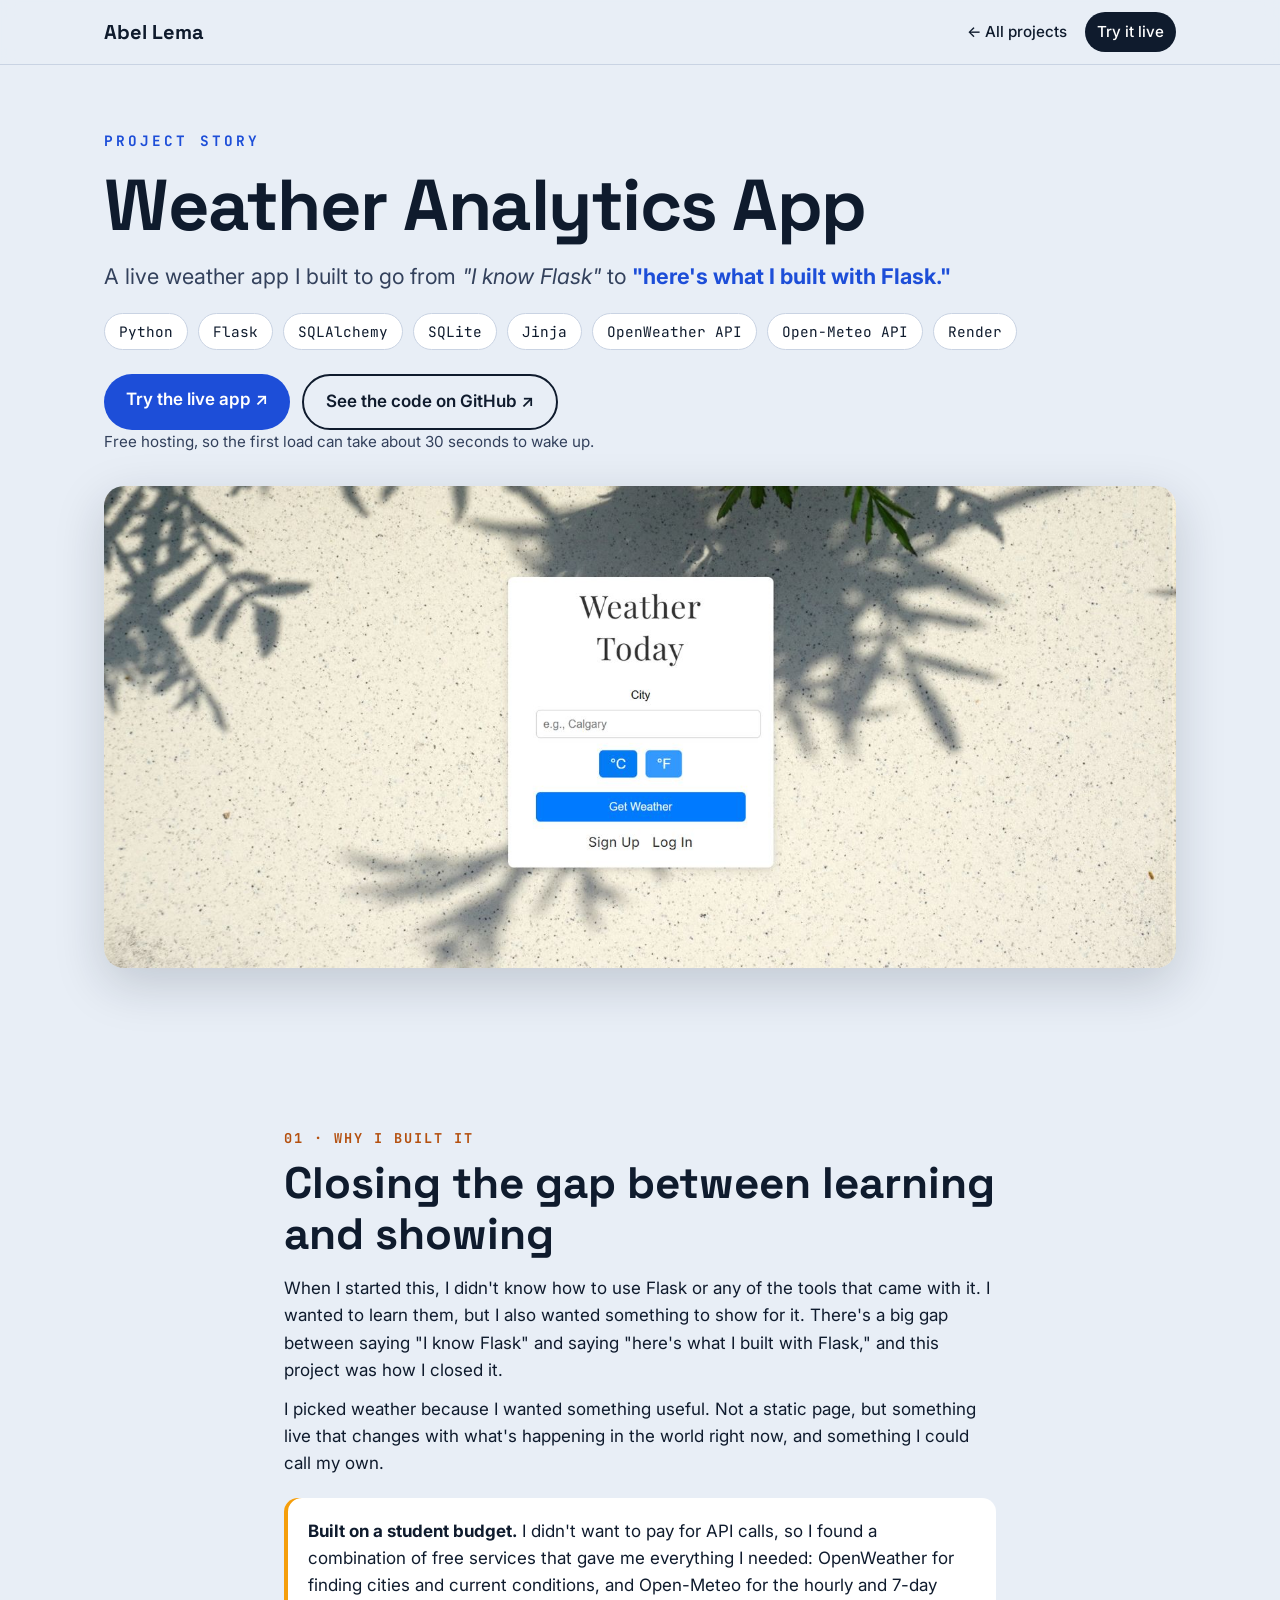
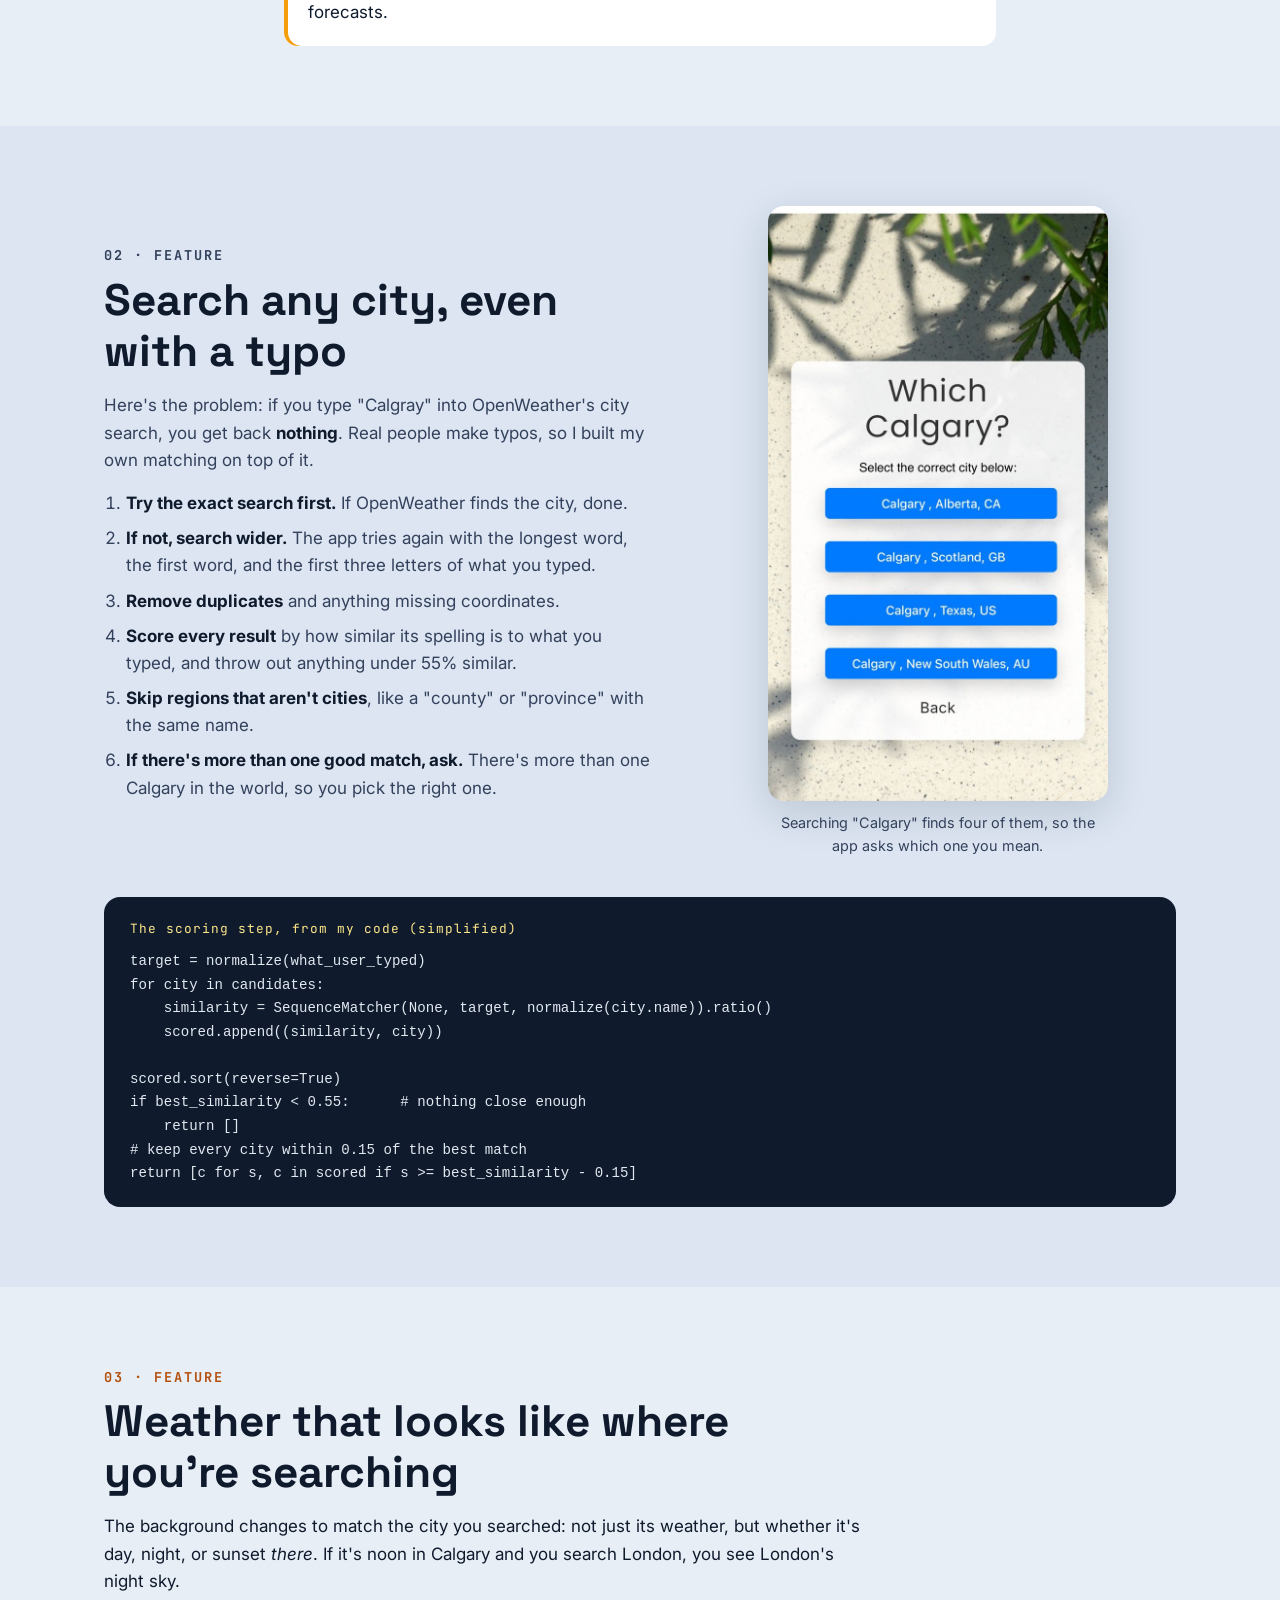
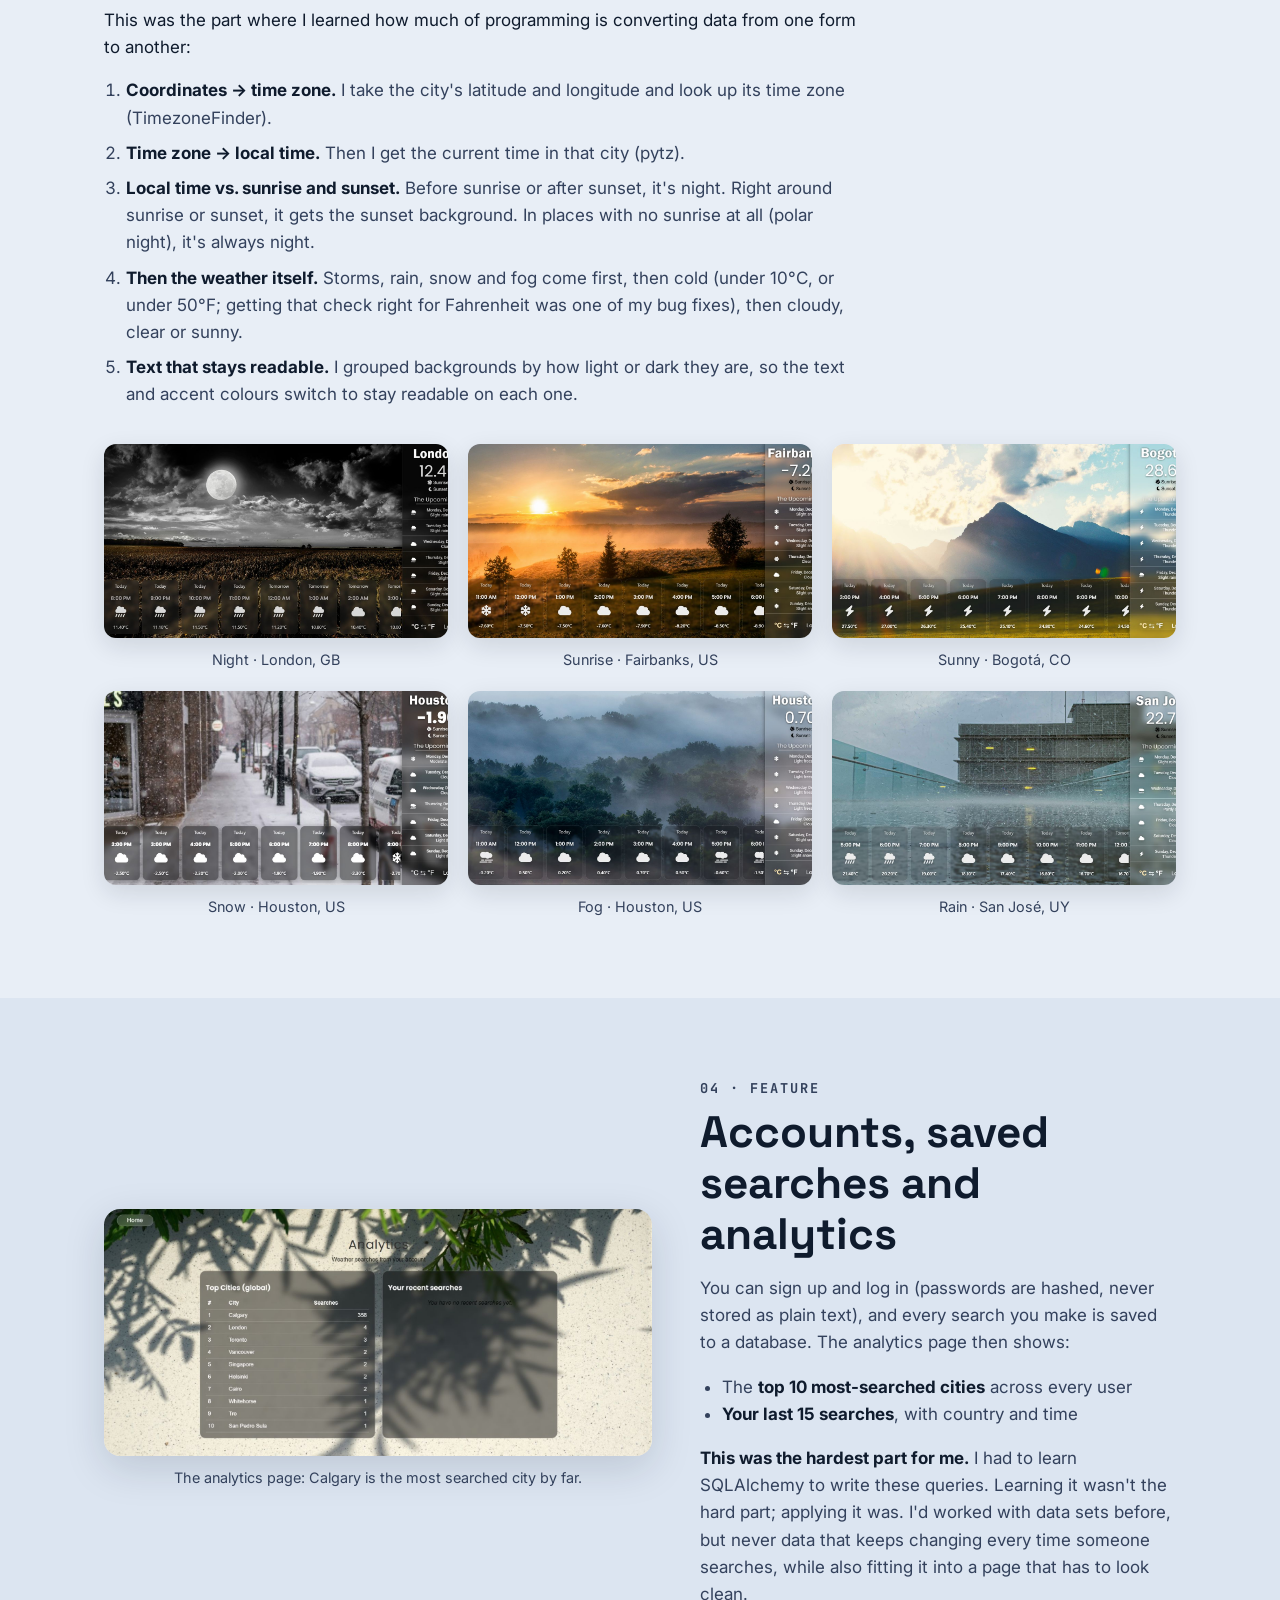
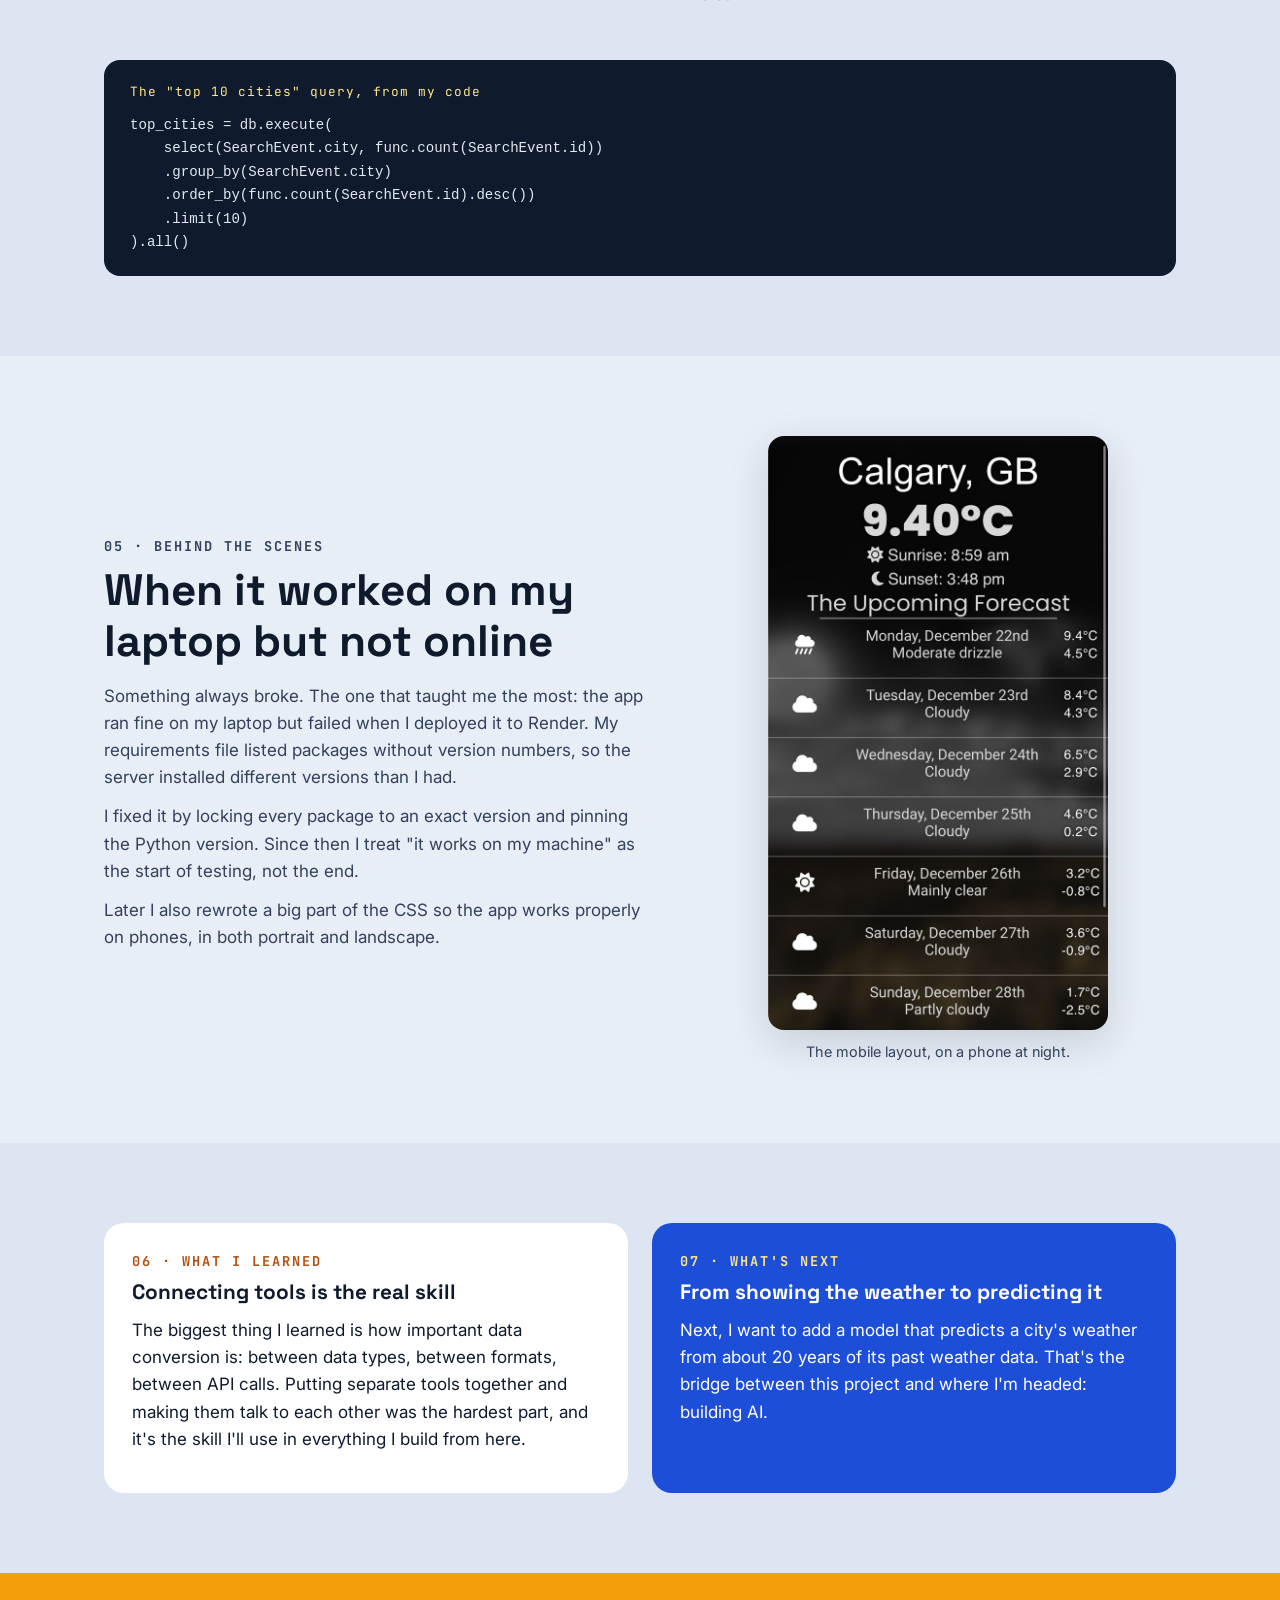
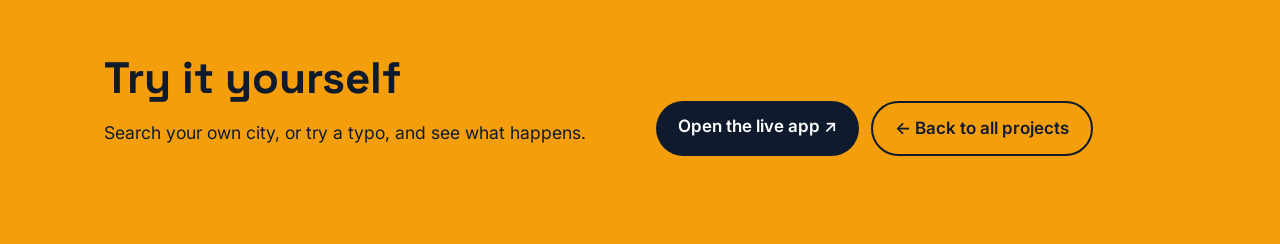
<file: weather.html>
<!doctype html>
<html lang="en">
<head>
  <meta charset="utf-8">
  <meta name="viewport" content="width=device-width, initial-scale=1">
  <title>Weather Analytics App | Abel Lema</title>
  <meta name="description" content="The story behind Abel Lema's Weather Analytics App: a live Flask app with typo-tolerant city search, backgrounds that match the city's local time and weather, and search analytics.">
  <link rel="preconnect" href="https://fonts.googleapis.com">
  <link href="https://fonts.googleapis.com/css2?family=Space+Grotesk:wght@500;700&family=Inter:wght@400;500;600;700&family=JetBrains+Mono:wght@500;700&display=swap" rel="stylesheet">
  <link rel="stylesheet" href="style.css">
</head>
<body>

<header class="nav">
  <div class="wrap nav-inner">
    <a href="index.html" class="logo">Abel Lema</a>
    <nav aria-label="Main">
      <a href="index.html#projects">← All projects</a>
      <a href="https://portfolio-2-a396.onrender.com/" class="nav-cta" target="_blank" rel="noopener">Try it live</a>
    </nav>
  </div>
</header>

<main>

  <!-- INTRO -->
  <section class="section case-hero">
    <div class="wrap">
      <p class="eyebrow">PROJECT STORY</p>
      <h1>Weather Analytics App</h1>
      <p class="case-lead">A live weather app I built to go from <em>"I know Flask"</em> to <strong>"here's what I built with Flask."</strong></p>
      <ul class="chips chips-light">
        <li>Python</li><li>Flask</li><li>SQLAlchemy</li><li>SQLite</li><li>Jinja</li><li>OpenWeather API</li><li>Open-Meteo API</li><li>Render</li>
      </ul>
      <div class="btn-row">
        <a class="btn btn-primary" href="https://portfolio-2-a396.onrender.com/" target="_blank" rel="noopener">Try the live app ↗</a>
        <a class="btn btn-ghost" href="https://github.com/Abt567/weather-analytics-app" target="_blank" rel="noopener">See the code on GitHub ↗</a>
      </div>
      <p class="small-note">Free hosting, so the first load can take about 30 seconds to wake up.</p>
      <img class="case-shot" src="images/weather/search.jpg" alt="The Weather Today search page, where you type a city and choose Celsius or Fahrenheit">
    </div>
  </section>

  <!-- 1. WHY -->
  <section class="section">
    <div class="wrap narrow">
      <p class="step-num">01 · WHY I BUILT IT</p>
      <h2>Closing the gap between learning and showing</h2>
      <p>When I started this, I didn't know how to use Flask or any of the tools that came with it. I wanted to learn them, but I also wanted something to show for it. There's a big gap between saying "I know Flask" and saying "here's what I built with Flask," and this project was how I closed it.</p>
      <p>I picked weather because I wanted something useful. Not a static page, but something live that changes with what's happening in the world right now, and something I could call my own.</p>
      <div class="callout">
        <strong>Built on a student budget.</strong> I didn't want to pay for API calls, so I found a combination of free services that gave me everything I needed: OpenWeather for finding cities and current conditions, and Open-Meteo for the hourly and 7-day forecasts.
      </div>
    </div>
  </section>

  <!-- 2. FEATURE: FUZZY SEARCH -->
  <section class="section section-alt">
    <div class="wrap">
      <div class="story-row">
        <div class="story-text">
          <p class="step-num">02 · FEATURE</p>
          <h2>Search any city, even with a typo</h2>
          <p>Here's the problem: if you type "Calgray" into OpenWeather's city search, you get back <strong>nothing</strong>. Real people make typos, so I built my own matching on top of it.</p>
          <ol class="steps">
            <li><strong>Try the exact search first.</strong> If OpenWeather finds the city, done.</li>
            <li><strong>If not, search wider.</strong> The app tries again with the longest word, the first word, and the first three letters of what you typed.</li>
            <li><strong>Remove duplicates</strong> and anything missing coordinates.</li>
            <li><strong>Score every result</strong> by how similar its spelling is to what you typed, and throw out anything under 55% similar.</li>
            <li><strong>Skip regions that aren't cities</strong>, like a "county" or "province" with the same name.</li>
            <li><strong>If there's more than one good match, ask.</strong> There's more than one Calgary in the world, so you pick the right one.</li>
          </ol>
        </div>
        <figure class="story-img phone">
          <img src="images/weather/choose-location.jpg" alt="A 'Which Calgary?' screen listing Calgary in Alberta, Scotland, Texas and New South Wales">
          <figcaption>Searching "Calgary" finds four of them, so the app asks which one you mean.</figcaption>
        </figure>
      </div>
      <div class="code-card">
        <p class="code-title">The scoring step, from my code (simplified)</p>
<pre><code>target = normalize(what_user_typed)
for city in candidates:
    similarity = SequenceMatcher(None, target, normalize(city.name)).ratio()
    scored.append((similarity, city))

scored.sort(reverse=True)
if best_similarity &lt; 0.55:      # nothing close enough
    return []
# keep every city within 0.15 of the best match
return [c for s, c in scored if s &gt;= best_similarity - 0.15]</code></pre>
      </div>
    </div>
  </section>

  <!-- 3. FEATURE: LOCAL BACKGROUNDS -->
  <section class="section">
    <div class="wrap">
      <div class="narrow">
        <p class="step-num">03 · FEATURE</p>
        <h2>Weather that looks like where you're searching</h2>
        <p>The background changes to match the city you searched: not just its weather, but whether it's day, night, or sunset <em>there</em>. If it's noon in Calgary and you search London, you see London's night sky.</p>
        <p>This was the part where I learned how much of programming is converting data from one form to another:</p>
        <ol class="steps">
          <li><strong>Coordinates → time zone.</strong> I take the city's latitude and longitude and look up its time zone (TimezoneFinder).</li>
          <li><strong>Time zone → local time.</strong> Then I get the current time in that city (pytz).</li>
          <li><strong>Local time vs. sunrise and sunset.</strong> Before sunrise or after sunset, it's night. Right around sunrise or sunset, it gets the sunset background. In places with no sunrise at all (polar night), it's always night.</li>
          <li><strong>Then the weather itself.</strong> Storms, rain, snow and fog come first, then cold (under 10°C, or under 50°F; getting that check right for Fahrenheit was one of my bug fixes), then cloudy, clear or sunny.</li>
          <li><strong>Text that stays readable.</strong> I grouped backgrounds by how light or dark they are, so the text and accent colours switch to stay readable on each one.</li>
        </ol>
      </div>
      <div class="gallery">
        <figure><img src="images/weather/night.jpg" alt="London at night with a full moon background"><figcaption>Night · London, GB</figcaption></figure>
        <figure><img src="images/weather/sunset.jpg" alt="Sunrise background for Fairbanks, US at -7.2°C"><figcaption>Sunrise · Fairbanks, US</figcaption></figure>
        <figure><img src="images/weather/sunny.jpg" alt="Sunny mountain background for Bogotá"><figcaption>Sunny · Bogotá, CO</figcaption></figure>
        <figure><img src="images/weather/snow.jpg" alt="Snowy street background for Houston at -1.9°C"><figcaption>Snow · Houston, US</figcaption></figure>
        <figure><img src="images/weather/fog.jpg" alt="Foggy forest background for Houston"><figcaption>Fog · Houston, US</figcaption></figure>
        <figure><img src="images/weather/rain.jpg" alt="Rainy city background for San José, Uruguay"><figcaption>Rain · San José, UY</figcaption></figure>
      </div>
    </div>
  </section>

  <!-- 4. ACCOUNTS + ANALYTICS -->
  <section class="section section-alt">
    <div class="wrap">
      <div class="story-row flip">
        <div class="story-text">
          <p class="step-num">04 · FEATURE</p>
          <h2>Accounts, saved searches and analytics</h2>
          <p>You can sign up and log in (passwords are hashed, never stored as plain text), and every search you make is saved to a database. The analytics page then shows:</p>
          <ul>
            <li>The <strong>top 10 most-searched cities</strong> across every user</li>
            <li><strong>Your last 15 searches</strong>, with country and time</li>
          </ul>
          <p><strong>This was the hardest part for me.</strong> I had to learn SQLAlchemy to write these queries. Learning it wasn't the hard part; applying it was. I'd worked with data sets before, but never data that keeps changing every time someone searches, while also fitting it into a page that has to look clean.</p>
        </div>
        <figure class="story-img">
          <img src="images/weather/analytics.jpg" alt="Analytics page with a table of top searched cities and recent searches">
          <figcaption>The analytics page: Calgary is the most searched city by far.</figcaption>
        </figure>
      </div>
      <div class="code-card">
        <p class="code-title">The "top 10 cities" query, from my code</p>
<pre><code>top_cities = db.execute(
    select(SearchEvent.city, func.count(SearchEvent.id))
    .group_by(SearchEvent.city)
    .order_by(func.count(SearchEvent.id).desc())
    .limit(10)
).all()</code></pre>
      </div>
    </div>
  </section>

  <!-- 5. BEHIND THE SCENES -->
  <section class="section">
    <div class="wrap">
      <div class="story-row">
        <div class="story-text">
          <p class="step-num">05 · BEHIND THE SCENES</p>
          <h2>When it worked on my laptop but not online</h2>
          <p>Something always broke. The one that taught me the most: the app ran fine on my laptop but failed when I deployed it to Render. My requirements file listed packages without version numbers, so the server installed different versions than I had.</p>
          <p>I fixed it by locking every package to an exact version and pinning the Python version. Since then I treat "it works on my machine" as the start of testing, not the end.</p>
          <p>Later I also rewrote a big part of the CSS so the app works properly on phones, in both portrait and landscape.</p>
        </div>
        <figure class="story-img phone">
          <img src="images/weather/mobile-moon.jpg" alt="The app on a phone showing Calgary's forecast on a night background">
          <figcaption>The mobile layout, on a phone at night.</figcaption>
        </figure>
      </div>
    </div>
  </section>

  <!-- 6. LEARNED + NEXT -->
  <section class="section section-alt">
    <div class="wrap two-col">
      <div class="card">
        <p class="step-num">06 · WHAT I LEARNED</p>
        <h3>Connecting tools is the real skill</h3>
        <p>The biggest thing I learned is how important data conversion is: between data types, between formats, between API calls. Putting separate tools together and making them talk to each other was the hardest part, and it's the skill I'll use in everything I build from here.</p>
      </div>
      <div class="card card-blue">
        <p class="step-num step-num-light">07 · WHAT'S NEXT</p>
        <h3>From showing the weather to predicting it</h3>
        <p>Next, I want to add a model that predicts a city's weather from about 20 years of its past weather data. That's the bridge between this project and where I'm headed: building AI.</p>
      </div>
    </div>
  </section>

  <!-- CTA -->
  <section class="section contact">
    <div class="wrap contact-inner">
      <div>
        <h2>Try it yourself</h2>
        <p class="lead">Search your own city, or try a typo, and see what happens.</p>
      </div>
      <div class="btn-row">
        <a class="btn btn-dark" href="https://portfolio-2-a396.onrender.com/" target="_blank" rel="noopener">Open the live app ↗</a>
        <a class="btn btn-ghost" href="index.html#projects">← Back to all projects</a>
      </div>
    </div>
  </section>

</main>


</body>
</html>
</file>
<file: style.css>
:root {
  --ink: #0F1B2D;
  --muted: #33415C;
  --ground: #E8EEF6;
  --card: #FFFFFF;
  --blue: #1D4ED8;
  --amber: #F59E0B;
  --amber-ink: #B4500F;
  --line: #C9D3E3;
  --radius: 20px;
}

* { box-sizing: border-box; }
html { scroll-behavior: smooth; scroll-padding-top: 72px; }
body {
  margin: 0;
  font-family: Inter, system-ui, sans-serif;
  color: var(--ink);
  background: var(--ground);
  line-height: 1.6;
  font-size: 17px;
}
img { max-width: 100%; display: block; }
a { color: var(--blue); }
h1, h2, h3 { font-family: "Space Grotesk", Inter, sans-serif; line-height: 1.15; margin: 0 0 12px; }
h2 { font-size: clamp(2rem, 4vw, 2.75rem); margin-bottom: 16px; }
h3 { font-size: 1.3rem; }
p { margin: 0 0 12px; }

.wrap { max-width: 1120px; margin: 0 auto; padding: 0 24px; }

/* Nav */
.nav { position: sticky; top: 0; z-index: 10; background: rgba(232, 238, 246, 0.92); backdrop-filter: blur(8px); border-bottom: 1px solid var(--line); }
.nav-inner { display: flex; align-items: center; justify-content: space-between; height: 64px; gap: 16px; }
.logo { font-family: "Space Grotesk", sans-serif; font-weight: 700; font-size: 1.25rem; color: var(--ink); text-decoration: none; }
.nav nav { display: flex; gap: 6px; flex-wrap: wrap; justify-content: flex-end; }
.nav nav a { color: var(--ink); text-decoration: none; font-weight: 500; padding: 8px 12px; border-radius: 999px; font-size: 0.95rem; }
.nav nav a:hover { background: var(--card); }
.nav nav a.nav-cta { background: var(--ink); color: #fff; }

/* Hero */
.hero { padding: 72px 0 80px; }
.hero-inner { display: grid; grid-template-columns: 1.6fr 1fr; gap: 48px; align-items: center; }
.eyebrow { font-family: "JetBrains Mono", monospace; font-weight: 700; letter-spacing: 3px; color: var(--blue); font-size: 0.9rem; }
.hero h1 { font-size: clamp(3.2rem, 9vw, 6rem); letter-spacing: -2px; margin-bottom: 16px; }
.hero-sub { font-weight: 600; font-size: 1.15rem; }
.hero-tag { font-size: 1.35rem; color: var(--muted); }
.hero-tag span { color: var(--blue); font-weight: 700; }
.hero-intro { color: var(--muted); max-width: 60ch; }
.hero-photo { position: relative; aspect-ratio: 1; border-radius: 50%; overflow: hidden; background: var(--card); border: 6px solid var(--card); box-shadow: 0 12px 40px rgba(15, 27, 45, 0.12); }
.hero-photo img { width: 100%; height: 100%; object-fit: cover; }
.photo-fallback { display: none; }
.hero-photo.no-photo { display: grid; place-items: center; background: var(--ink); }
.hero-photo.no-photo img { display: none; }
.hero-photo.no-photo .photo-fallback { display: block; color: #fff; font-family: "Space Grotesk", sans-serif; font-size: 5rem; font-weight: 700; }

/* Buttons */
.btn-row { display: flex; gap: 12px; flex-wrap: wrap; margin-top: 24px; }
.btn { display: inline-block; padding: 12px 22px; border-radius: 999px; font-weight: 600; text-decoration: none; min-height: 44px; }
.btn-primary { background: var(--blue); color: #fff; }
.btn-primary:hover { background: #1E3A8A; }
.btn-ghost { background: transparent; color: var(--ink); border: 2px solid var(--ink); }
.btn-ghost:hover { background: var(--ink); color: #fff; }

/* Sections */
.section { padding: 80px 0; }
.section-alt { background: #DCE5F1; }
.lead { font-size: 1.1rem; color: var(--muted); margin-bottom: 32px; max-width: 65ch; }
.card { background: var(--card); border-radius: var(--radius); padding: 28px; }
.card-blue { background: var(--blue); color: #fff; }
.card-dark { background: var(--ink); color: #fff; }
.small-note { color: var(--muted); font-size: 0.95rem; }

/* About */
.about-grid { display: grid; grid-template-columns: 1.4fr 1fr; gap: 24px; align-items: start; }
.about-story p { color: var(--muted); }
.about-side { display: flex; flex-direction: column; gap: 24px; }
.value-list, .goal-list { list-style: none; padding: 0; margin: 0; display: flex; flex-direction: column; gap: 10px; }
.goal-list span { font-weight: 700; color: var(--amber-ink); margin-right: 6px; }

/* Skills */
.comp-grid { display: grid; grid-template-columns: repeat(3, 1fr); gap: 20px; margin-bottom: 24px; }
.comp h3 { color: var(--blue); }
.comp p { color: var(--muted); margin: 0; }
.chips { list-style: none; padding: 0; margin: 0; display: flex; flex-wrap: wrap; gap: 10px; }
.chips li { font-family: "JetBrains Mono", monospace; font-size: 0.9rem; padding: 6px 14px; border: 1px solid rgba(255, 255, 255, 0.35); border-radius: 999px; }

/* Timeline */
.timeline { list-style: none; margin: 0; padding: 0 0 0 32px; border-left: 4px solid var(--line); display: flex; flex-direction: column; gap: 36px; }
.timeline li { position: relative; }
.timeline li::before { content: ""; position: absolute; left: -45px; top: 4px; width: 22px; height: 22px; border-radius: 50%; background: var(--amber); border: 4px solid var(--ground); }
.timeline li.t-now::before { background: var(--blue); }
.t-date { font-family: "JetBrains Mono", monospace; font-weight: 700; color: var(--amber-ink); font-size: 0.9rem; margin-bottom: 4px; }
.t-now .t-date { color: var(--blue); }
.timeline p:not(.t-date) { color: var(--muted); max-width: 72ch; }

/* Projects */
.proj-grid { display: grid; grid-template-columns: repeat(2, 1fr); gap: 24px; }
.proj { display: flex; flex-direction: column; }
.proj-img { border-radius: 12px; margin-bottom: 18px; border: 1px solid var(--line); aspect-ratio: 16 / 9; object-fit: cover; width: 100%; }
.proj .tags { font-family: "JetBrains Mono", monospace; font-size: 0.85rem; color: var(--blue); }
.proj ul { color: var(--muted); padding-left: 20px; margin: 0 0 20px; flex: 1; }
.proj .btn { align-self: flex-start; }
.badge { font-family: "JetBrains Mono", monospace; font-size: 0.75rem; background: #FEF3C7; color: var(--amber-ink); padding: 3px 10px; border-radius: 999px; vertical-align: middle; }

/* Achievements */
.ach-grid { display: grid; grid-template-columns: repeat(auto-fit, minmax(200px, 1fr)); gap: 20px; }
.ach-big { font-family: "Space Grotesk", sans-serif; font-weight: 700; font-size: 2.2rem; color: var(--blue); margin-bottom: 4px; }
.ach p:last-child { color: var(--muted); margin: 0; }

/* Contact */
.contact { background: var(--amber); }
.contact .lead { color: var(--ink); }
.contact-inner { display: grid; grid-template-columns: 1fr 1fr; gap: 32px; align-items: center; }
.contact-list { list-style: none; padding: 0; margin: 0; display: flex; flex-direction: column; gap: 12px; }
.contact-list a { color: var(--ink); font-weight: 600; font-size: 1.1rem; word-break: break-word; }

.footer { background: var(--ink); color: #C9D3E3; padding: 24px 0; font-size: 0.9rem; }

/* Phone and tablet */
@media (max-width: 860px) {
  .hero-inner, .about-grid, .contact-inner, .proj-grid { grid-template-columns: 1fr; }
  .comp-grid { grid-template-columns: 1fr 1fr; }
  .hero-photo { max-width: 280px; order: -1; }
  .nav nav a:not(.nav-cta) { display: none; }
}
@media (max-width: 560px) {
  .comp-grid { grid-template-columns: 1fr; }
  .section { padding: 56px 0; }
}

/* ---------- Project story pages ---------- */
.narrow { max-width: 760px; }
.case-hero { padding-top: 64px; }
.case-hero h1 { font-size: clamp(2.6rem, 7vw, 4.5rem); letter-spacing: -1.5px; }
.case-lead { font-size: 1.35rem; color: var(--muted); max-width: 60ch; }
.case-lead strong { color: var(--blue); }
.chips-light li { border-color: var(--line); background: var(--card); color: var(--ink); }
.case-hero .chips { margin: 20px 0 4px; }
.case-shot { margin-top: 32px; border-radius: var(--radius); box-shadow: 0 16px 50px rgba(15, 27, 45, 0.18); width: 100%; }
.step-num { font-family: "JetBrains Mono", monospace; font-weight: 700; font-size: 0.85rem; letter-spacing: 2px; color: var(--amber-ink); margin-bottom: 8px; }
.step-num-light { color: #FDE68A; }
.callout { background: var(--card); border-radius: 14px; padding: 20px 24px; margin-top: 20px; box-shadow: inset 4px 0 0 var(--amber); }
.section p { max-width: 70ch; }

.story-row { display: grid; grid-template-columns: 1.15fr 1fr; gap: 48px; align-items: center; }
.story-row.flip .story-text { order: 2; }
.story-text ul, .story-text ol { color: var(--muted); padding-left: 22px; }
.story-text p { color: var(--muted); }
.steps { display: flex; flex-direction: column; gap: 8px; margin: 16px 0; color: var(--muted); padding-left: 22px; }
.steps strong, .story-text strong { color: var(--ink); }
.story-img { margin: 0; }
.story-img img { border-radius: 16px; box-shadow: 0 12px 40px rgba(15, 27, 45, 0.15); width: 100%; }
.story-img.phone { max-width: 340px; justify-self: center; }
.story-img figcaption, .gallery figcaption { font-size: 0.9rem; color: var(--muted); margin-top: 10px; text-align: center; }

.code-card { background: var(--ink); color: #E2E8F0; border-radius: 16px; padding: 22px 26px; margin-top: 40px; overflow-x: auto; }
.code-title { font-family: "JetBrains Mono", monospace; font-size: 0.8rem; letter-spacing: 1px; color: #FDE68A; margin-bottom: 10px; }
.code-card pre { margin: 0; font-family: "JetBrains Mono", monospace; font-size: 0.88rem; line-height: 1.6; }

.gallery { display: grid; grid-template-columns: repeat(3, 1fr); gap: 20px; margin-top: 36px; }
.gallery figure { margin: 0; }
.gallery img { border-radius: 12px; aspect-ratio: 16 / 9; object-fit: cover; width: 100%; box-shadow: 0 8px 24px rgba(15, 27, 45, 0.12); }

.two-col { display: grid; grid-template-columns: 1fr 1fr; gap: 24px; }
.btn-dark { background: var(--ink); color: #fff; }
.btn-dark:hover { background: #000; }
.read-story { font-weight: 700; text-decoration: none; margin-bottom: 14px; align-self: flex-start; }
.read-story:hover { text-decoration: underline; }

@media (max-width: 860px) {
  .story-row, .two-col { grid-template-columns: 1fr; gap: 28px; }
  .story-row.flip .story-text { order: 0; }
  .gallery { grid-template-columns: 1fr 1fr; }
}
@media (max-width: 560px) {
  .gallery { grid-template-columns: 1fr; }
}
.email-shot { max-width: 760px; margin: 48px auto 0; }
.plain-list { color: var(--muted); padding-left: 22px; display: flex; flex-direction: column; gap: 8px; }
.story-text h3 { font-size: 1.5rem; }
</file>
